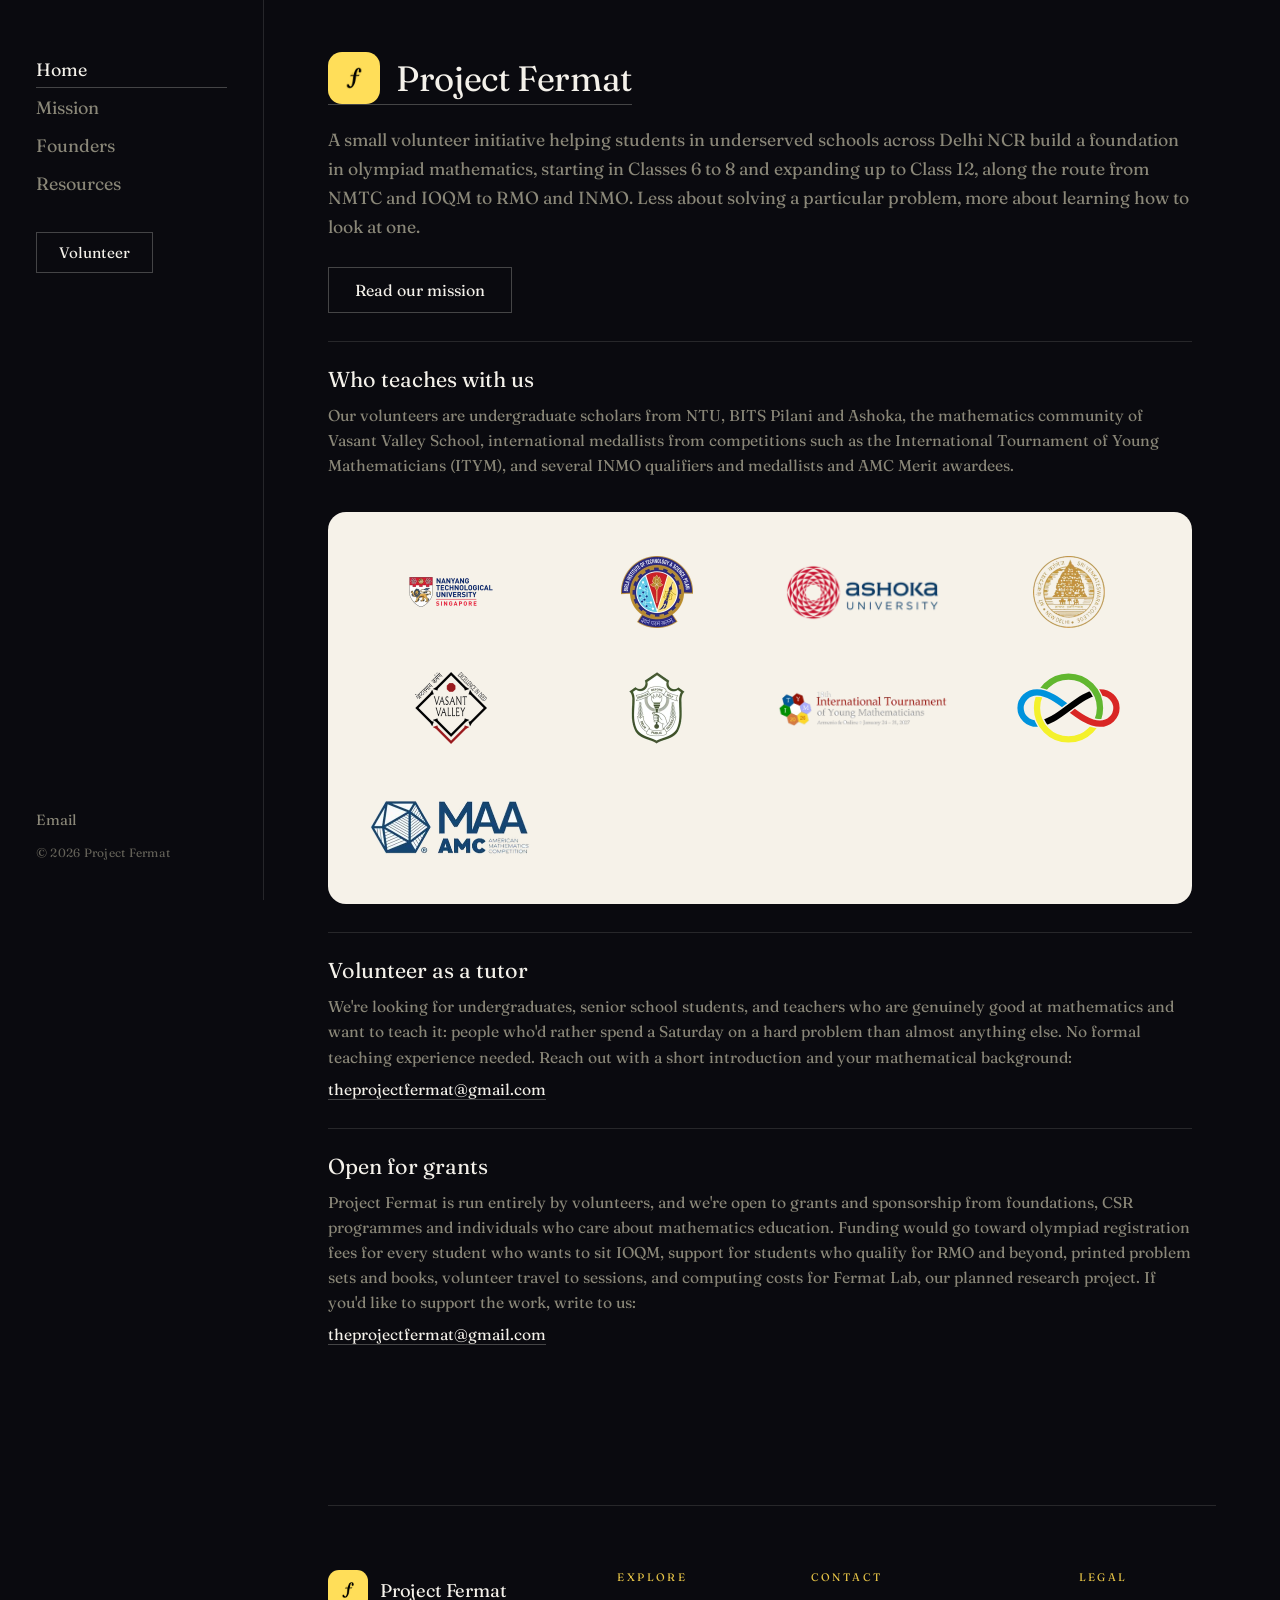
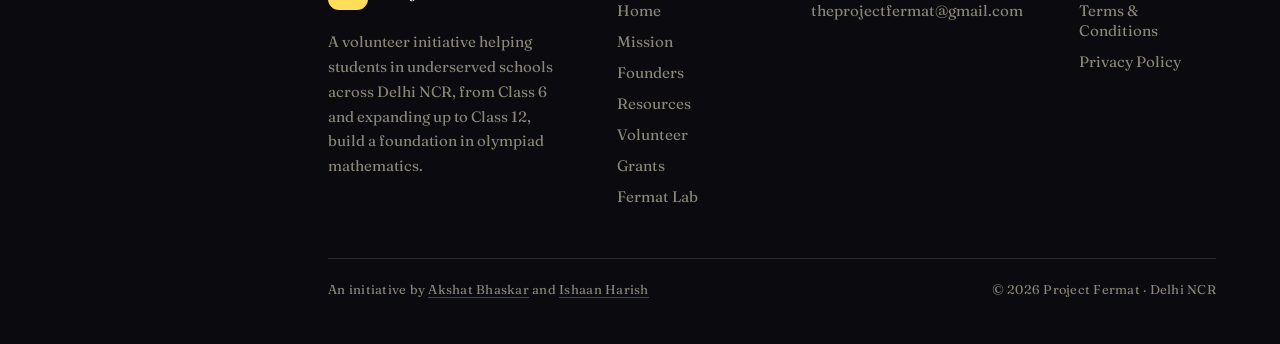
<file: index.html>
<!DOCTYPE html>
<html lang="en">
<head>
  <meta charset="UTF-8" />
  <meta name="viewport" content="width=device-width, initial-scale=1" />
  <meta name="google-site-verification" content="UaWKQ_2YE_zB7Ungl65Sso5gN0niuzs3KHM9FBe69UU" />
  <title>Project Fermat</title>
  <meta name="description" content="A small volunteer initiative helping students from Class 6, expanding up to Class 12, build a foundation in olympiad mathematics." />
  <meta property="og:title" content="Project Fermat" />
  <meta property="og:description" content="A small volunteer initiative helping students from Class 6, expanding up to Class 12, build a foundation in olympiad mathematics." />
  <meta property="og:type" content="website" />
  <meta name="theme-color" content="#0a0a0f" />
  <link rel="canonical" href="https://projectfermat.vercel.app/" />
  <meta property="og:url" content="https://projectfermat.vercel.app/" />
  <meta property="og:image" content="https://projectfermat.vercel.app/icon-512.png" />
  <script type="application/ld+json">
  {
    "@context": "https://schema.org",
    "@type": "EducationalOrganization",
    "name": "Project Fermat",
    "url": "https://projectfermat.vercel.app/",
    "logo": "https://projectfermat.vercel.app/icon-512.png",
    "description": "A volunteer initiative helping students from Class 6, expanding up to Class 12, build a foundation in olympiad mathematics.",
    "email": "theprojectfermat@gmail.com",
    "founder": [
      { "@type": "Person", "name": "Akshat Bhaskar", "url": "https://akshatb.com" },
      { "@type": "Person", "name": "Ishaan Harish", "url": "https://ishaanharish.me" }
    ]
  }
  </script>
  <link rel="icon" href="/favicon.ico" sizes="any" />
  <link rel="icon" type="image/png" sizes="32x32" href="/favicon-32.png" />
  <link rel="icon" type="image/png" sizes="512x512" href="/icon-512.png" />
  <link rel="apple-touch-icon" href="/apple-touch-icon.png" />
  <link rel="preconnect" href="https://fonts.googleapis.com" />
  <link rel="preconnect" href="https://fonts.gstatic.com" crossorigin />
  <link href="https://fonts.googleapis.com/css2?family=Fraunces:opsz,wght@9..144,400&display=swap" rel="stylesheet" />
  <link rel="stylesheet" href="/styles.47b1af8dbee2.css" />
</head>
<body>

  <aside class="sidebar">
    <nav class="side-nav" aria-label="Primary">
      <a href="/" aria-current="page">Home</a>
      <a href="/mission">Mission</a>
      <a href="/founders">Founders</a>
      <a href="/resources">Resources</a>
    </nav>
    <a class="side-btn" href="/#volunteer">Volunteer</a>
    <div class="side-foot">
      <div class="side-links">
        <a href="mailto:theprojectfermat@gmail.com">Email</a>
      </div>
      <p class="side-copy">&copy; 2026 Project Fermat</p>
    </div>
  </aside>

  <div class="content">

  <main>
    <a class="lockup" href="/" aria-label="Project Fermat home">
      <img src="/logo-256.png" alt="" width="52" height="52" />
      <span class="lockup-name">Project Fermat</span>
    </a>

    <p class="about">
      A small volunteer initiative helping students in underserved schools across
      Delhi NCR build a foundation in olympiad mathematics, starting in Classes 6
      to 8 and expanding up to Class 12, along the route from NMTC and IOQM to RMO
      and INMO. Less about solving a particular problem, more about learning how
      to look at one.
    </p>

    <a class="cta" href="/mission">Read our mission</a>

    <div class="block">
      <p class="block-title">Who teaches with us</p>
      <p class="note">
        Our volunteers are undergraduate scholars from NTU, BITS Pilani and Ashoka,
        the mathematics community of Vasant Valley School, international medallists
        from competitions such as the International Tournament of Young Mathematicians
        (ITYM), and several INMO qualifiers and medallists and AMC Merit awardees.
      </p>
      <div class="logo-wall">
        <img src="/logos/ntu.462bf0b9b567.webp" width="216" height="144" alt="Nanyang Technological University" />
        <img src="/logos/bits.cf0ac86b74e6.webp" width="144" height="144" alt="BITS Pilani" />
        <img src="/logos/ashoka.aa9aebbefe5c.webp" width="344" height="144" alt="Ashoka University" />
        <img src="/logos/svc.bfb5acfc8af8.webp" width="144" height="144" alt="Sri Venkateswara College" />
        <img src="/logos/vasant.0b7ba46eef32.webp" width="144" height="144" loading="lazy" alt="Vasant Valley School" />
        <img src="/logos/dpsrkp.b7fbbc156306.webp" width="112" height="144" loading="lazy" alt="Delhi Public School, R.K. Puram" />
        <img src="/logos/itym.8380451dc0a4.webp" width="400" height="81" loading="lazy" alt="International Tournament of Young Mathematicians" />
        <img src="/logos/imo.c9bcdc098afb.svg" width="300" height="206" loading="lazy" alt="International Mathematical Olympiad" />
        <img src="/logos/amc.591850232ad7.webp" width="337" height="144" loading="lazy" alt="MAA AMC" />
      </div>
    </div>

    <div class="block" id="volunteer">
      <p class="block-title">Volunteer as a tutor</p>
      <p class="note">
        We're looking for undergraduates, senior school students, and teachers who
        are genuinely good at mathematics and want to teach it: people who'd
        rather spend a Saturday on a hard problem than almost anything else. No
        formal teaching experience needed. Reach out with a short introduction and
        your mathematical background:
      </p>
      <p class="emails">
        <a href="mailto:theprojectfermat@gmail.com">theprojectfermat@gmail.com</a>
      </p>
    </div>

    <div class="block" id="grants">
      <p class="block-title">Open for grants</p>
      <p class="note">
        Project Fermat is run entirely by volunteers, and we're open to grants and
        sponsorship from foundations, CSR programmes and individuals who care about
        mathematics education. Funding would go toward olympiad registration fees
        for every student who wants to sit IOQM, support for students who qualify
        for RMO and beyond, printed problem sets and books, volunteer travel to
        sessions, and computing costs for Fermat Lab, our planned research project.
        If you'd like to support the work, write to us:
      </p>
      <p class="emails">
        <a href="mailto:theprojectfermat@gmail.com?subject=Grant%20enquiry">theprojectfermat@gmail.com</a>
      </p>
    </div>
  </main>

  <footer class="site-footer">
    <div class="footer-inner">
      <div class="footer-grid">
        <div class="f-brand">
          <a class="f-logo plain" href="/" aria-label="Project Fermat home">
            <img src="/logo-256.png" alt="" width="40" height="40" />
            <span>Project Fermat</span>
          </a>
          <p class="tag">A volunteer initiative helping students in underserved schools across Delhi NCR, from Class 6 and expanding up to Class 12, build a foundation in olympiad mathematics.</p>
        </div>
        <div class="f-col">
          <h4>Explore</h4>
          <ul>
            <li><a class="plain" href="/">Home</a></li>
            <li><a class="plain" href="/mission">Mission</a></li>
            <li><a class="plain" href="/founders">Founders</a></li>
            <li><a class="plain" href="/resources">Resources</a></li>
            <li><a class="plain" href="/#volunteer">Volunteer</a></li>
            <li><a class="plain" href="/#grants">Grants</a></li>
            <li><a class="plain" href="/fermatlab">Fermat Lab</a></li>
          </ul>
        </div>
        <div class="f-col">
          <h4>Contact</h4>
          <ul>
            <li><a class="plain" href="mailto:theprojectfermat@gmail.com">theprojectfermat@gmail.com</a></li>
          </ul>
        </div>
        <div class="f-col">
          <h4>Legal</h4>
          <ul>
            <li><a class="plain" href="/terms">Terms &amp; Conditions</a></li>
            <li><a class="plain" href="/privacy">Privacy Policy</a></li>
          </ul>
        </div>
      </div>
      <div class="footer-bottom">
        <span>An initiative by <a class="plain" href="https://akshatb.com" target="_blank" rel="noopener">Akshat Bhaskar</a> and <a class="plain" href="https://ishaanharish.me" target="_blank" rel="noopener">Ishaan Harish</a></span>
        <span>&copy; 2026 Project Fermat · Delhi NCR</span>
      </div>
    </div>
  </footer>


  </div>

</body>
</html>
</file>
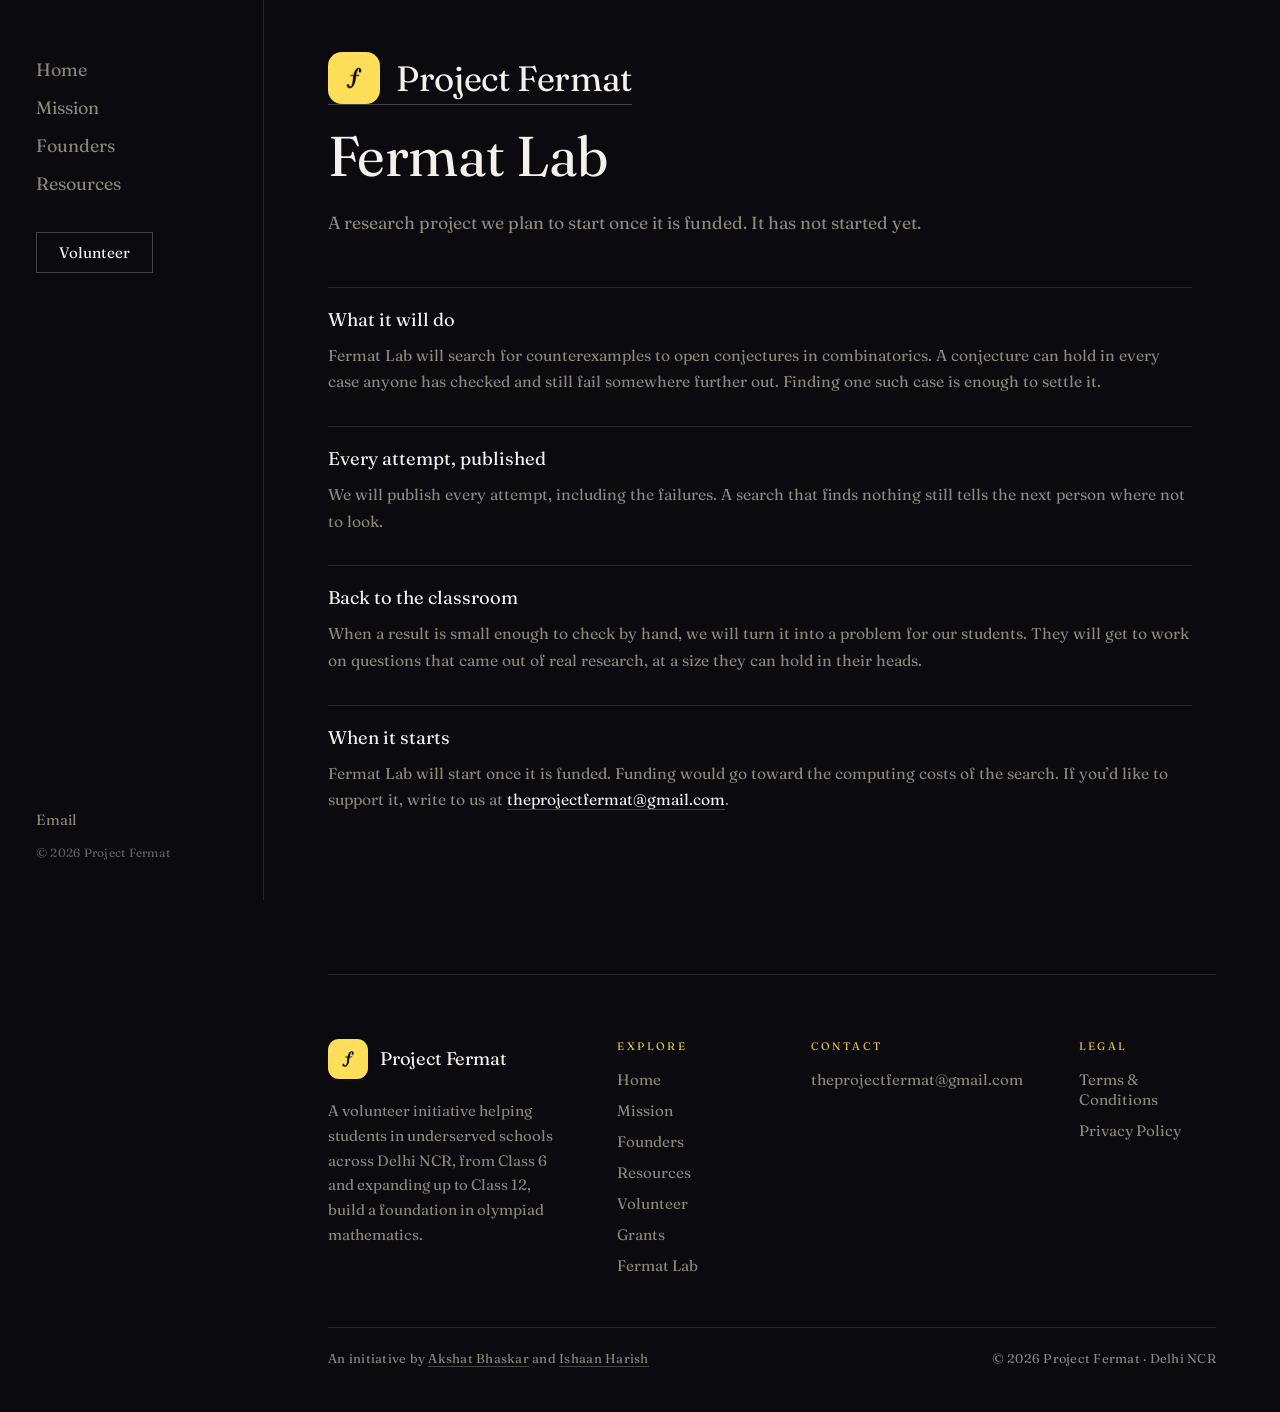
<file: fermatlab.html>
<!DOCTYPE html>
<html lang="en">
<head>
  <meta charset="UTF-8" />
  <meta name="viewport" content="width=device-width, initial-scale=1" />
  <meta name="google-site-verification" content="UaWKQ_2YE_zB7Ungl65Sso5gN0niuzs3KHM9FBe69UU" />
  <title>Fermat Lab &middot; Project Fermat</title>
  <meta name="description" content="Fermat Lab is a planned research project from Project Fermat. Once funded, it will search for counterexamples to open conjectures in combinatorics and publish every attempt." />
  <meta property="og:title" content="Project Fermat" />
  <meta property="og:description" content="Fermat Lab is a planned research project from Project Fermat. Once funded, it will search for counterexamples to open conjectures in combinatorics and publish every attempt." />
  <meta property="og:type" content="website" />
  <meta name="theme-color" content="#0a0a0f" />
  <link rel="canonical" href="https://projectfermat.vercel.app/fermatlab" />
  <meta property="og:url" content="https://projectfermat.vercel.app/fermatlab" />
  <link rel="icon" href="/favicon.ico" sizes="any" />
  <link rel="icon" type="image/png" sizes="32x32" href="/favicon-32.png" />
  <link rel="icon" type="image/png" sizes="512x512" href="/icon-512.png" />
  <link rel="apple-touch-icon" href="/apple-touch-icon.png" />
  <link rel="preconnect" href="https://fonts.googleapis.com" />
  <link rel="preconnect" href="https://fonts.gstatic.com" crossorigin />
  <link href="https://fonts.googleapis.com/css2?family=Fraunces:opsz,wght@9..144,400&display=swap" rel="stylesheet" />
  <link rel="stylesheet" href="/styles.47b1af8dbee2.css" />
</head>
<body>

  <aside class="sidebar">
    <nav class="side-nav" aria-label="Primary">
      <a href="/">Home</a>
      <a href="/mission">Mission</a>
      <a href="/founders">Founders</a>
      <a href="/resources">Resources</a>
    </nav>
    <a class="side-btn" href="/#volunteer">Volunteer</a>
    <div class="side-foot">
      <div class="side-links">
        <a href="mailto:theprojectfermat@gmail.com">Email</a>
      </div>
      <p class="side-copy">&copy; 2026 Project Fermat</p>
    </div>
  </aside>

  <div class="content">

  <main>
    <a class="lockup" href="/" aria-label="Project Fermat home">
      <img src="/logo-256.png" alt="" width="52" height="52" />
      <span class="lockup-name">Project Fermat</span>
    </a>

    <h1>Fermat Lab</h1>
    <p class="about">
      A research project we plan to start once it is funded. It has not started
      yet.
    </p>

    <div class="doc">
      <h2>What it will do</h2>
      <p>
        Fermat Lab will search for counterexamples to open conjectures in
        combinatorics. A conjecture can hold in every case anyone has checked and
        still fail somewhere further out. Finding one such case is enough to
        settle it.
      </p>

      <h2>Every attempt, published</h2>
      <p>
        We will publish every attempt, including the failures. A search that finds
        nothing still tells the next person where not to look.
      </p>

      <h2>Back to the classroom</h2>
      <p>
        When a result is small enough to check by hand, we will turn it into a
        problem for our students. They will get to work on questions that came out
        of real research, at a size they can hold in their heads.
      </p>

      <h2>When it starts</h2>
      <p>
        Fermat Lab will start once it is funded. Funding would go toward the
        computing costs of the search. If you&rsquo;d like to support it, write to us at
        <a href="mailto:theprojectfermat@gmail.com?subject=Fermat%20Lab">theprojectfermat@gmail.com</a>.
      </p>
    </div>
  </main>

  <footer class="site-footer">
    <div class="footer-inner">
      <div class="footer-grid">
        <div class="f-brand">
          <a class="f-logo plain" href="/" aria-label="Project Fermat home">
            <img src="/logo-256.png" alt="" width="40" height="40" />
            <span>Project Fermat</span>
          </a>
          <p class="tag">A volunteer initiative helping students in underserved schools across Delhi NCR, from Class 6 and expanding up to Class 12, build a foundation in olympiad mathematics.</p>
        </div>
        <div class="f-col">
          <h4>Explore</h4>
          <ul>
            <li><a class="plain" href="/">Home</a></li>
            <li><a class="plain" href="/mission">Mission</a></li>
            <li><a class="plain" href="/founders">Founders</a></li>
            <li><a class="plain" href="/resources">Resources</a></li>
            <li><a class="plain" href="/#volunteer">Volunteer</a></li>
            <li><a class="plain" href="/#grants">Grants</a></li>
            <li><a class="plain" href="/fermatlab">Fermat Lab</a></li>
          </ul>
        </div>
        <div class="f-col">
          <h4>Contact</h4>
          <ul>
            <li><a class="plain" href="mailto:theprojectfermat@gmail.com">theprojectfermat@gmail.com</a></li>
          </ul>
        </div>
        <div class="f-col">
          <h4>Legal</h4>
          <ul>
            <li><a class="plain" href="/terms">Terms &amp; Conditions</a></li>
            <li><a class="plain" href="/privacy">Privacy Policy</a></li>
          </ul>
        </div>
      </div>
      <div class="footer-bottom">
        <span>An initiative by <a class="plain" href="https://akshatb.com" target="_blank" rel="noopener">Akshat Bhaskar</a> and <a class="plain" href="https://ishaanharish.me" target="_blank" rel="noopener">Ishaan Harish</a></span>
        <span>&copy; 2026 Project Fermat · Delhi NCR</span>
      </div>
    </div>
  </footer>


  </div>

</body>
</html>
</file>
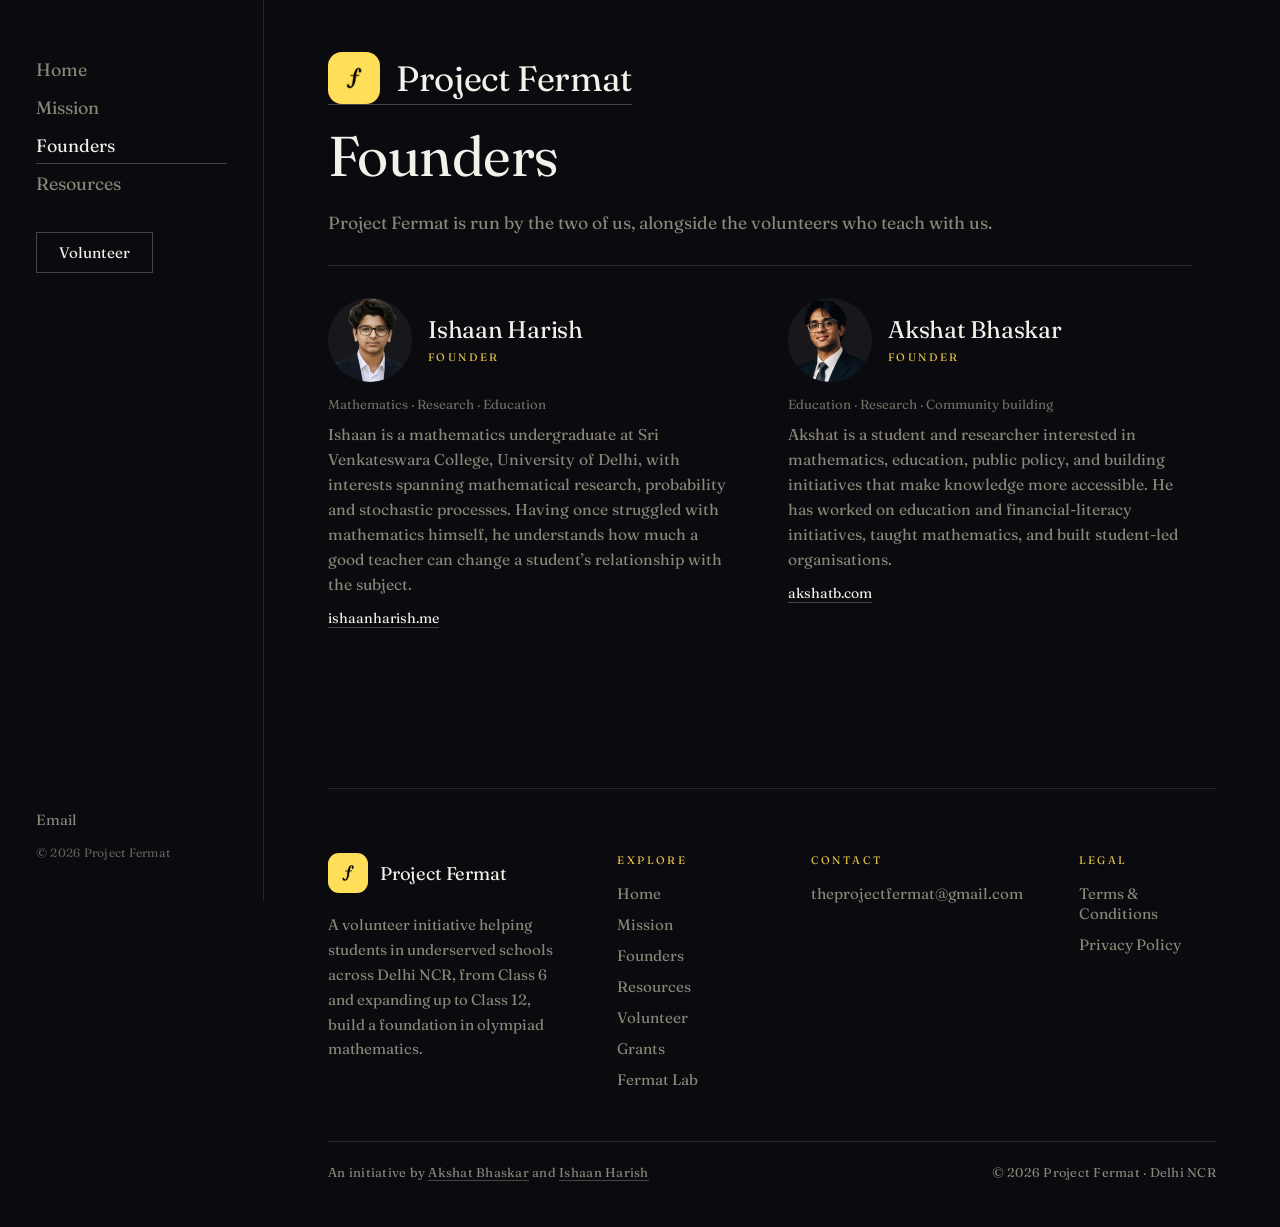
<file: founders.html>
<!DOCTYPE html>
<html lang="en">
<head>
  <meta charset="UTF-8" />
  <meta name="viewport" content="width=device-width, initial-scale=1" />
  <meta name="google-site-verification" content="UaWKQ_2YE_zB7Ungl65Sso5gN0niuzs3KHM9FBe69UU" />
  <title>Founders &middot; Project Fermat</title>
  <meta name="description" content="Project Fermat is an initiative by Akshat Bhaskar and Ishaan Harish, alongside the volunteers who teach with us." />
  <meta property="og:title" content="Project Fermat" />
  <meta property="og:description" content="Project Fermat is an initiative by Akshat Bhaskar and Ishaan Harish, alongside the volunteers who teach with us." />
  <meta property="og:type" content="website" />
  <meta name="theme-color" content="#0a0a0f" />
  <link rel="canonical" href="https://projectfermat.vercel.app/founders" />
  <meta property="og:url" content="https://projectfermat.vercel.app/founders" />
  <link rel="icon" href="/favicon.ico" sizes="any" />
  <link rel="icon" type="image/png" sizes="32x32" href="/favicon-32.png" />
  <link rel="icon" type="image/png" sizes="512x512" href="/icon-512.png" />
  <link rel="apple-touch-icon" href="/apple-touch-icon.png" />
  <link rel="preconnect" href="https://fonts.googleapis.com" />
  <link rel="preconnect" href="https://fonts.gstatic.com" crossorigin />
  <link href="https://fonts.googleapis.com/css2?family=Fraunces:opsz,wght@9..144,400&display=swap" rel="stylesheet" />
  <link rel="stylesheet" href="/styles.47b1af8dbee2.css" />
</head>
<body>

  <aside class="sidebar">
    <nav class="side-nav" aria-label="Primary">
      <a href="/">Home</a>
      <a href="/mission">Mission</a>
      <a href="/founders" aria-current="page">Founders</a>
      <a href="/resources">Resources</a>
    </nav>
    <a class="side-btn" href="/#volunteer">Volunteer</a>
    <div class="side-foot">
      <div class="side-links">
        <a href="mailto:theprojectfermat@gmail.com">Email</a>
      </div>
      <p class="side-copy">&copy; 2026 Project Fermat</p>
    </div>
  </aside>

  <div class="content">

  <main class="wide">
    <a class="lockup" href="/" aria-label="Project Fermat home">
      <img src="/logo-256.png" alt="" width="52" height="52" />
      <span class="lockup-name">Project Fermat</span>
    </a>

    <h1>Founders</h1>
    <p class="about">
      Project Fermat is run by the two of us, alongside the volunteers who teach
      with us.
    </p>


    <div class="people">

      <div class="person">
        <div class="person-head">
          <img class="avatar" src="/photos/ishaan.d96424ab6393.webp" width="84" height="84"
               alt="Ishaan Harish" decoding="async" />
          <div>
            <h2>Ishaan Harish</h2>
            <p class="role">Founder</p>
          </div>
        </div>
        <p class="fields">Mathematics &middot; Research &middot; Education</p>
        <p class="note">
          Ishaan is a mathematics undergraduate at Sri Venkateswara College,
          University of Delhi, with interests spanning mathematical research,
          probability and stochastic processes. Having once struggled with
          mathematics himself, he understands how much a good teacher can change a
          student&rsquo;s relationship with the subject.
        </p>
        <p><a class="link" href="https://ishaanharish.me" target="_blank" rel="noopener">ishaanharish.me</a></p>
      </div>

      <div class="person">
        <div class="person-head">
          <img class="avatar" src="/photos/akshat.282bc921aab5.webp" width="84" height="84"
               alt="Akshat Bhaskar" decoding="async" />
          <div>
            <h2>Akshat Bhaskar</h2>
            <p class="role">Founder</p>
          </div>
        </div>
        <p class="fields">Education &middot; Research &middot; Community building</p>
        <p class="note">
          Akshat is a student and researcher interested in mathematics, education,
          public policy, and building initiatives that make knowledge more
          accessible. He has worked on education and financial-literacy
          initiatives, taught mathematics, and built student-led organisations.
        </p>
        <p><a class="link" href="https://akshatb.com" target="_blank" rel="noopener">akshatb.com</a></p>
      </div>

    </div>
  </main>

  <footer class="site-footer">
    <div class="footer-inner">
      <div class="footer-grid">
        <div class="f-brand">
          <a class="f-logo plain" href="/" aria-label="Project Fermat home">
            <img src="/logo-256.png" alt="" width="40" height="40" />
            <span>Project Fermat</span>
          </a>
          <p class="tag">A volunteer initiative helping students in underserved schools across Delhi NCR, from Class 6 and expanding up to Class 12, build a foundation in olympiad mathematics.</p>
        </div>
        <div class="f-col">
          <h4>Explore</h4>
          <ul>
            <li><a class="plain" href="/">Home</a></li>
            <li><a class="plain" href="/mission">Mission</a></li>
            <li><a class="plain" href="/founders">Founders</a></li>
            <li><a class="plain" href="/resources">Resources</a></li>
            <li><a class="plain" href="/#volunteer">Volunteer</a></li>
            <li><a class="plain" href="/#grants">Grants</a></li>
            <li><a class="plain" href="/fermatlab">Fermat Lab</a></li>
          </ul>
        </div>
        <div class="f-col">
          <h4>Contact</h4>
          <ul>
            <li><a class="plain" href="mailto:theprojectfermat@gmail.com">theprojectfermat@gmail.com</a></li>
          </ul>
        </div>
        <div class="f-col">
          <h4>Legal</h4>
          <ul>
            <li><a class="plain" href="/terms">Terms &amp; Conditions</a></li>
            <li><a class="plain" href="/privacy">Privacy Policy</a></li>
          </ul>
        </div>
      </div>
      <div class="footer-bottom">
        <span>An initiative by <a class="plain" href="https://akshatb.com" target="_blank" rel="noopener">Akshat Bhaskar</a> and <a class="plain" href="https://ishaanharish.me" target="_blank" rel="noopener">Ishaan Harish</a></span>
        <span>&copy; 2026 Project Fermat · Delhi NCR</span>
      </div>
    </div>
  </footer>


  </div>

</body>
</html>
</file>
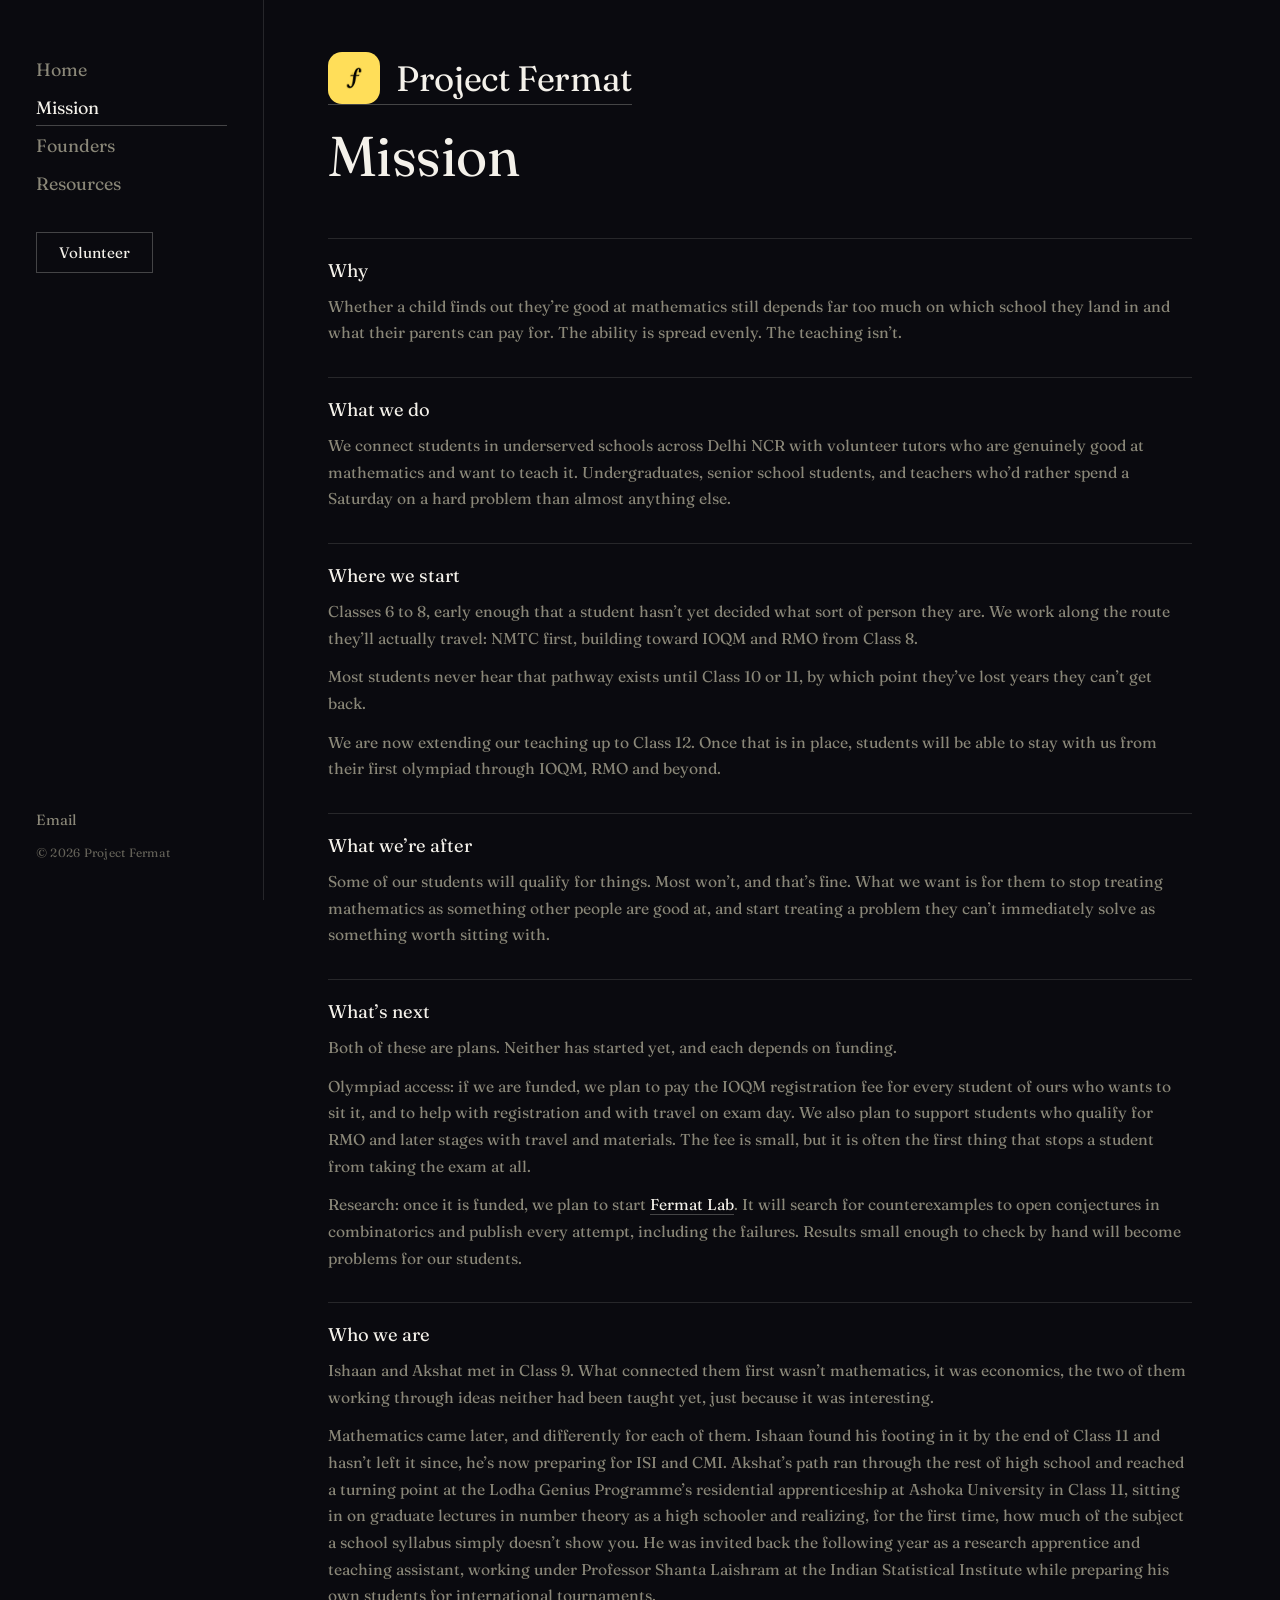
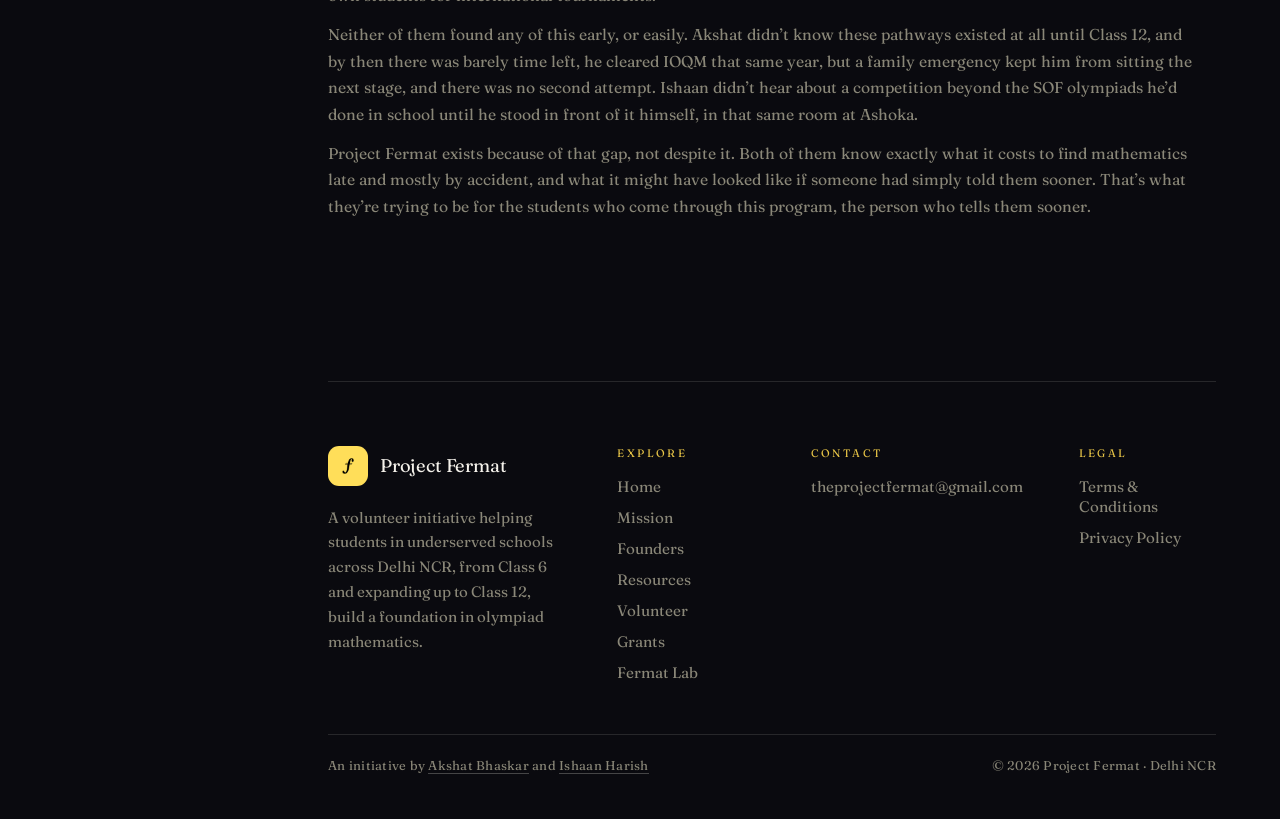
<file: mission.html>
<!DOCTYPE html>
<html lang="en">
<head>
  <meta charset="UTF-8" />
  <meta name="viewport" content="width=device-width, initial-scale=1" />
  <meta name="google-site-verification" content="UaWKQ_2YE_zB7Ungl65Sso5gN0niuzs3KHM9FBe69UU" />
  <title>Mission &middot; Project Fermat</title>
  <meta name="description" content="The ability is spread evenly. The teaching isn't. Project Fermat connects students in underserved schools across Delhi NCR with volunteer tutors who are good at mathematics and want to teach it." />
  <meta property="og:title" content="Project Fermat" />
  <meta property="og:description" content="The ability is spread evenly. The teaching isn't. Project Fermat connects students in underserved schools across Delhi NCR with volunteer tutors who are good at mathematics and want to teach it." />
  <meta property="og:type" content="website" />
  <meta name="theme-color" content="#0a0a0f" />
  <link rel="canonical" href="https://projectfermat.vercel.app/mission" />
  <meta property="og:url" content="https://projectfermat.vercel.app/mission" />
  <link rel="icon" href="/favicon.ico" sizes="any" />
  <link rel="icon" type="image/png" sizes="32x32" href="/favicon-32.png" />
  <link rel="icon" type="image/png" sizes="512x512" href="/icon-512.png" />
  <link rel="apple-touch-icon" href="/apple-touch-icon.png" />
  <link rel="preconnect" href="https://fonts.googleapis.com" />
  <link rel="preconnect" href="https://fonts.gstatic.com" crossorigin />
  <link href="https://fonts.googleapis.com/css2?family=Fraunces:opsz,wght@9..144,400&display=swap" rel="stylesheet" />
  <link rel="stylesheet" href="/styles.47b1af8dbee2.css" />
</head>
<body>

  <aside class="sidebar">
    <nav class="side-nav" aria-label="Primary">
      <a href="/">Home</a>
      <a href="/mission" aria-current="page">Mission</a>
      <a href="/founders">Founders</a>
      <a href="/resources">Resources</a>
    </nav>
    <a class="side-btn" href="/#volunteer">Volunteer</a>
    <div class="side-foot">
      <div class="side-links">
        <a href="mailto:theprojectfermat@gmail.com">Email</a>
      </div>
      <p class="side-copy">&copy; 2026 Project Fermat</p>
    </div>
  </aside>

  <div class="content">

  <main>
    <a class="lockup" href="/" aria-label="Project Fermat home">
      <img src="/logo-256.png" alt="" width="52" height="52" />
      <span class="lockup-name">Project Fermat</span>
    </a>

    <h1>Mission</h1>

    <div class="doc">
      <h2>Why</h2>
      <p>
        Whether a child finds out they&rsquo;re good at mathematics still depends far
        too much on which school they land in and what their parents can pay for.
        The ability is spread evenly. The teaching isn&rsquo;t.
      </p>

      <h2>What we do</h2>
      <p>
        We connect students in underserved schools across Delhi NCR with volunteer
        tutors who are genuinely good at mathematics and want to teach it.
        Undergraduates, senior school students, and teachers who&rsquo;d rather spend a
        Saturday on a hard problem than almost anything else.
      </p>

      <h2>Where we start</h2>
      <p>
        Classes 6 to 8, early enough that a student hasn&rsquo;t yet decided what sort of
        person they are. We work along the route they&rsquo;ll actually travel: NMTC
        first, building toward IOQM and RMO from Class 8.
      </p>
      <p>
        Most students never hear that pathway exists until Class 10 or 11, by which
        point they&rsquo;ve lost years they can&rsquo;t get back.
      </p>
      <p>
        We are now extending our teaching up to Class 12. Once that is in place,
        students will be able to stay with us from their first olympiad through
        IOQM, RMO and beyond.
      </p>

      <h2>What we&rsquo;re after</h2>
      <p>
        Some of our students will qualify for things. Most won&rsquo;t, and that&rsquo;s fine.
        What we want is for them to stop treating mathematics as something other
        people are good at, and start treating a problem they can&rsquo;t immediately
        solve as something worth sitting with.
      </p>

      <h2>What&rsquo;s next</h2>
      <p>
        Both of these are plans. Neither has started yet, and each depends on
        funding.
      </p>
      <p>
        Olympiad access: if we are funded, we plan to pay the IOQM registration fee
        for every student of ours who wants to sit it, and to help with
        registration and with travel on exam day. We also plan to support students
        who qualify for RMO and later stages with travel and materials. The fee is
        small, but it is often the first thing that stops a student from taking
        the exam at all.
      </p>
      <p>
        Research: once it is funded, we plan to start
        <a href="/fermatlab">Fermat Lab</a>. It will search
        for counterexamples to open conjectures in combinatorics and publish every
        attempt, including the failures. Results small enough to check by hand
        will become problems for our students.
      </p>

      <h2>Who we are</h2>
      <p>
        Ishaan and Akshat met in Class 9. What connected them first wasn&rsquo;t
        mathematics, it was economics, the two of them working through ideas
        neither had been taught yet, just because it was interesting.
      </p>
      <p>
        Mathematics came later, and differently for each of them. Ishaan found his
        footing in it by the end of Class 11 and hasn&rsquo;t left it since, he&rsquo;s now
        preparing for ISI and CMI. Akshat&rsquo;s path ran through the rest of high
        school and reached a turning point at the Lodha Genius Programme&rsquo;s
        residential apprenticeship at Ashoka University in Class 11, sitting in on
        graduate lectures in number theory as a high schooler and realizing, for
        the first time, how much of the subject a school syllabus simply
        doesn&rsquo;t show you. He was invited back the following year as a research
        apprentice and teaching assistant, working under Professor Shanta Laishram
        at the Indian Statistical Institute while preparing his own students for
        international tournaments.
      </p>
      <p>
        Neither of them found any of this early, or easily. Akshat didn&rsquo;t know
        these pathways existed at all until Class 12, and by then there was barely
        time left, he cleared IOQM that same year, but a family emergency kept him
        from sitting the next stage, and there was no second attempt. Ishaan
        didn&rsquo;t hear about a competition beyond the SOF olympiads he&rsquo;d done in
        school until he stood in front of it himself, in that same room at Ashoka.
      </p>
      <p>
        Project Fermat exists because of that gap, not despite it. Both of them
        know exactly what it costs to find mathematics late and mostly by
        accident, and what it might have looked like if someone had simply told
        them sooner. That&rsquo;s what they&rsquo;re trying to be for the students who come
        through this program, the person who tells them sooner.
      </p>
    </div>
  </main>

  <footer class="site-footer">
    <div class="footer-inner">
      <div class="footer-grid">
        <div class="f-brand">
          <a class="f-logo plain" href="/" aria-label="Project Fermat home">
            <img src="/logo-256.png" alt="" width="40" height="40" />
            <span>Project Fermat</span>
          </a>
          <p class="tag">A volunteer initiative helping students in underserved schools across Delhi NCR, from Class 6 and expanding up to Class 12, build a foundation in olympiad mathematics.</p>
        </div>
        <div class="f-col">
          <h4>Explore</h4>
          <ul>
            <li><a class="plain" href="/">Home</a></li>
            <li><a class="plain" href="/mission">Mission</a></li>
            <li><a class="plain" href="/founders">Founders</a></li>
            <li><a class="plain" href="/resources">Resources</a></li>
            <li><a class="plain" href="/#volunteer">Volunteer</a></li>
            <li><a class="plain" href="/#grants">Grants</a></li>
            <li><a class="plain" href="/fermatlab">Fermat Lab</a></li>
          </ul>
        </div>
        <div class="f-col">
          <h4>Contact</h4>
          <ul>
            <li><a class="plain" href="mailto:theprojectfermat@gmail.com">theprojectfermat@gmail.com</a></li>
          </ul>
        </div>
        <div class="f-col">
          <h4>Legal</h4>
          <ul>
            <li><a class="plain" href="/terms">Terms &amp; Conditions</a></li>
            <li><a class="plain" href="/privacy">Privacy Policy</a></li>
          </ul>
        </div>
      </div>
      <div class="footer-bottom">
        <span>An initiative by <a class="plain" href="https://akshatb.com" target="_blank" rel="noopener">Akshat Bhaskar</a> and <a class="plain" href="https://ishaanharish.me" target="_blank" rel="noopener">Ishaan Harish</a></span>
        <span>&copy; 2026 Project Fermat · Delhi NCR</span>
      </div>
    </div>
  </footer>


  </div>

</body>
</html>
</file>
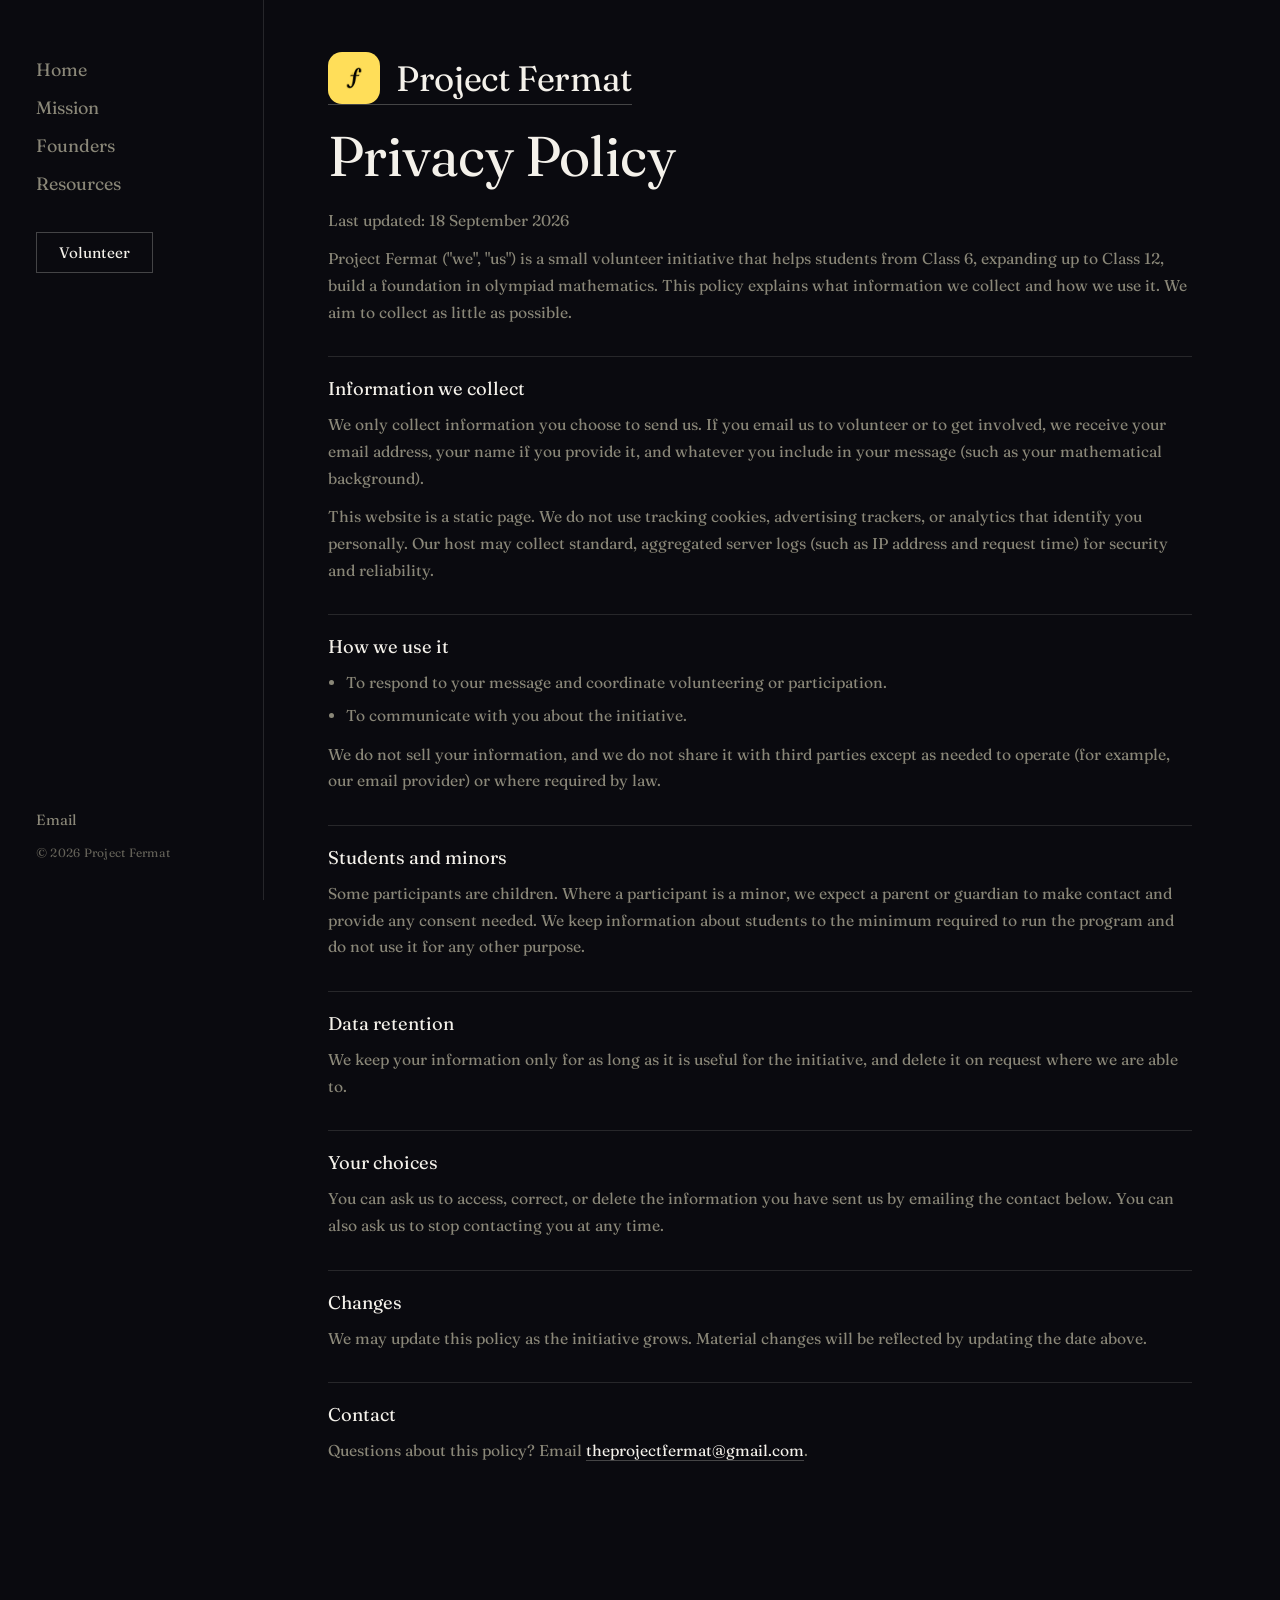
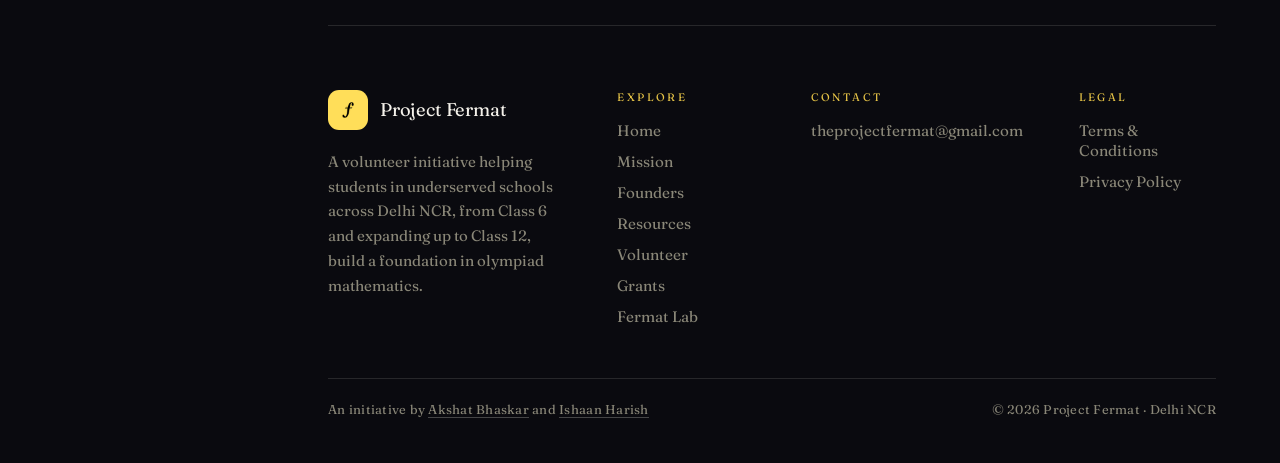
<file: privacy.html>
<!DOCTYPE html>
<html lang="en">
<head>
  <meta charset="UTF-8" />
  <meta name="viewport" content="width=device-width, initial-scale=1" />
  <meta name="google-site-verification" content="UaWKQ_2YE_zB7Ungl65Sso5gN0niuzs3KHM9FBe69UU" />
  <title>Privacy Policy &middot; Project Fermat</title>
  <meta name="description" content="Privacy Policy for Project Fermat." />
  <meta property="og:title" content="Project Fermat" />
  <meta property="og:description" content="Privacy Policy for Project Fermat." />
  <meta property="og:type" content="website" />
  <meta name="theme-color" content="#0a0a0f" />
  <link rel="canonical" href="https://projectfermat.vercel.app/privacy" />
  <meta property="og:url" content="https://projectfermat.vercel.app/privacy" />
  <link rel="icon" href="/favicon.ico" sizes="any" />
  <link rel="icon" type="image/png" sizes="32x32" href="/favicon-32.png" />
  <link rel="icon" type="image/png" sizes="512x512" href="/icon-512.png" />
  <link rel="apple-touch-icon" href="/apple-touch-icon.png" />
  <link rel="preconnect" href="https://fonts.googleapis.com" />
  <link rel="preconnect" href="https://fonts.gstatic.com" crossorigin />
  <link href="https://fonts.googleapis.com/css2?family=Fraunces:opsz,wght@9..144,400&display=swap" rel="stylesheet" />
  <link rel="stylesheet" href="/styles.47b1af8dbee2.css" />
</head>
<body>

  <aside class="sidebar">
    <nav class="side-nav" aria-label="Primary">
      <a href="/">Home</a>
      <a href="/mission">Mission</a>
      <a href="/founders">Founders</a>
      <a href="/resources">Resources</a>
    </nav>
    <a class="side-btn" href="/#volunteer">Volunteer</a>
    <div class="side-foot">
      <div class="side-links">
        <a href="mailto:theprojectfermat@gmail.com">Email</a>
      </div>
      <p class="side-copy">&copy; 2026 Project Fermat</p>
    </div>
  </aside>

  <div class="content">

  <main>
    <a class="lockup" href="/" aria-label="Project Fermat home">
      <img src="/logo-256.png" alt="" width="52" height="52" />
      <span class="lockup-name">Project Fermat</span>
    </a>

    <h1>Privacy Policy</h1>
    <div class="doc">
      <p class="updated">Last updated: 18 September 2026</p>
      <p>Project Fermat ("we", "us") is a small volunteer initiative that helps students from Class 6, expanding up to Class 12, build a foundation in olympiad mathematics. This policy explains what information we collect and how we use it. We aim to collect as little as possible.</p>
      <h2>Information we collect</h2>
      <p>We only collect information you choose to send us. If you email us to volunteer or to get involved, we receive your email address, your name if you provide it, and whatever you include in your message (such as your mathematical background).</p>
      <p>This website is a static page. We do not use tracking cookies, advertising trackers, or analytics that identify you personally. Our host may collect standard, aggregated server logs (such as IP address and request time) for security and reliability.</p>
      <h2>How we use it</h2>
      <ul>
        <li>To respond to your message and coordinate volunteering or participation.</li>
        <li>To communicate with you about the initiative.</li>
      </ul>
      <p>We do not sell your information, and we do not share it with third parties except as needed to operate (for example, our email provider) or where required by law.</p>
      <h2>Students and minors</h2>
      <p>Some participants are children. Where a participant is a minor, we expect a parent or guardian to make contact and provide any consent needed. We keep information about students to the minimum required to run the program and do not use it for any other purpose.</p>
      <h2>Data retention</h2>
      <p>We keep your information only for as long as it is useful for the initiative, and delete it on request where we are able to.</p>
      <h2>Your choices</h2>
      <p>You can ask us to access, correct, or delete the information you have sent us by emailing the contact below. You can also ask us to stop contacting you at any time.</p>
      <h2>Changes</h2>
      <p>We may update this policy as the initiative grows. Material changes will be reflected by updating the date above.</p>
      <h2>Contact</h2>
      <p>Questions about this policy? Email <a href="mailto:theprojectfermat@gmail.com">theprojectfermat@gmail.com</a>.</p>
    </div>
  </main>

  <footer class="site-footer">
    <div class="footer-inner">
      <div class="footer-grid">
        <div class="f-brand">
          <a class="f-logo plain" href="/" aria-label="Project Fermat home">
            <img src="/logo-256.png" alt="" width="40" height="40" />
            <span>Project Fermat</span>
          </a>
          <p class="tag">A volunteer initiative helping students in underserved schools across Delhi NCR, from Class 6 and expanding up to Class 12, build a foundation in olympiad mathematics.</p>
        </div>
        <div class="f-col">
          <h4>Explore</h4>
          <ul>
            <li><a class="plain" href="/">Home</a></li>
            <li><a class="plain" href="/mission">Mission</a></li>
            <li><a class="plain" href="/founders">Founders</a></li>
            <li><a class="plain" href="/resources">Resources</a></li>
            <li><a class="plain" href="/#volunteer">Volunteer</a></li>
            <li><a class="plain" href="/#grants">Grants</a></li>
            <li><a class="plain" href="/fermatlab">Fermat Lab</a></li>
          </ul>
        </div>
        <div class="f-col">
          <h4>Contact</h4>
          <ul>
            <li><a class="plain" href="mailto:theprojectfermat@gmail.com">theprojectfermat@gmail.com</a></li>
          </ul>
        </div>
        <div class="f-col">
          <h4>Legal</h4>
          <ul>
            <li><a class="plain" href="/terms">Terms &amp; Conditions</a></li>
            <li><a class="plain" href="/privacy">Privacy Policy</a></li>
          </ul>
        </div>
      </div>
      <div class="footer-bottom">
        <span>An initiative by <a class="plain" href="https://akshatb.com" target="_blank" rel="noopener">Akshat Bhaskar</a> and <a class="plain" href="https://ishaanharish.me" target="_blank" rel="noopener">Ishaan Harish</a></span>
        <span>&copy; 2026 Project Fermat &middot; Delhi NCR</span>
      </div>
    </div>
  </footer>


  </div>

</body>
</html>
</file>
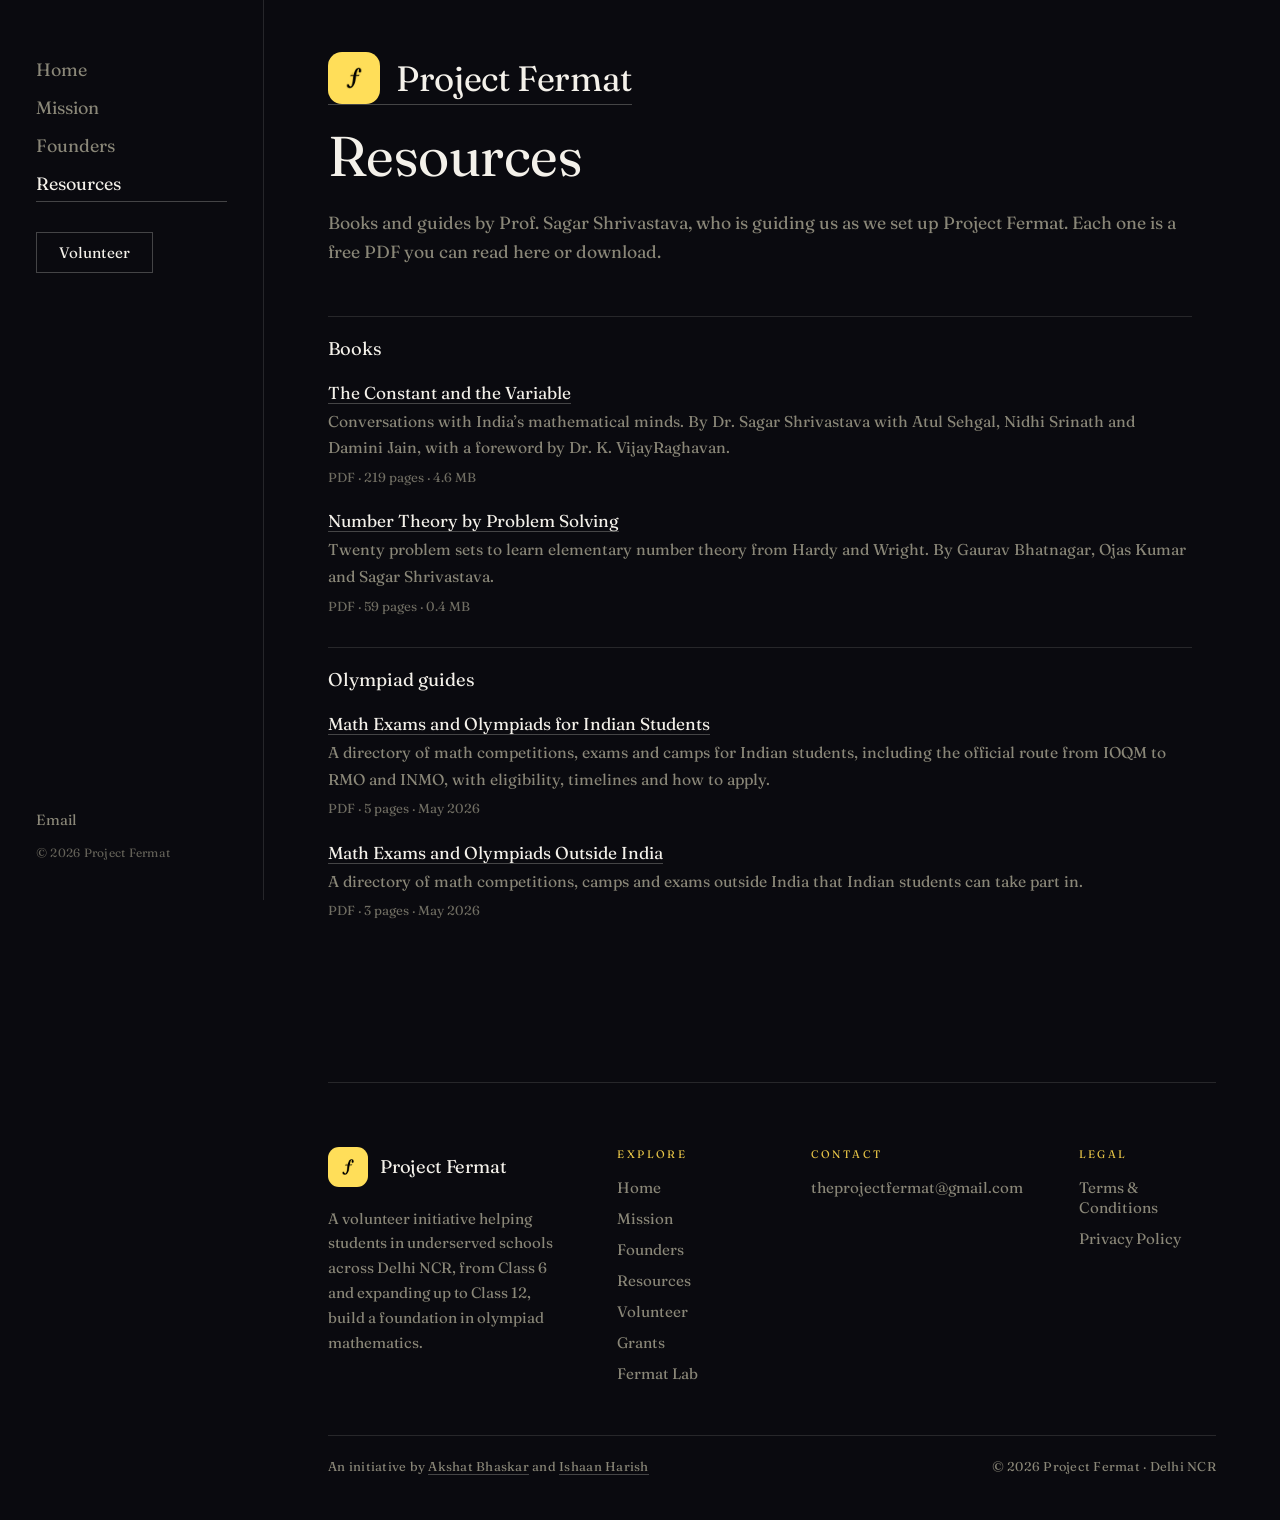
<file: resources.html>
<!DOCTYPE html>
<html lang="en">
<head>
  <meta charset="UTF-8" />
  <meta name="viewport" content="width=device-width, initial-scale=1" />
  <meta name="google-site-verification" content="UaWKQ_2YE_zB7Ungl65Sso5gN0niuzs3KHM9FBe69UU" />
  <title>Resources &middot; Project Fermat</title>
  <meta name="description" content="Free PDFs for olympiad students from Prof. Sagar Shrivastava: books on number theory and on India's mathematicians, and guides to math competitions in India and abroad." />
  <meta property="og:title" content="Project Fermat" />
  <meta property="og:description" content="Free PDFs for olympiad students from Prof. Sagar Shrivastava: books on number theory and on India's mathematicians, and guides to math competitions in India and abroad." />
  <meta property="og:type" content="website" />
  <meta name="theme-color" content="#0a0a0f" />
  <link rel="canonical" href="https://projectfermat.vercel.app/resources" />
  <meta property="og:url" content="https://projectfermat.vercel.app/resources" />
  <link rel="icon" href="/favicon.ico" sizes="any" />
  <link rel="icon" type="image/png" sizes="32x32" href="/favicon-32.png" />
  <link rel="icon" type="image/png" sizes="512x512" href="/icon-512.png" />
  <link rel="apple-touch-icon" href="/apple-touch-icon.png" />
  <link rel="preconnect" href="https://fonts.googleapis.com" />
  <link rel="preconnect" href="https://fonts.gstatic.com" crossorigin />
  <link href="https://fonts.googleapis.com/css2?family=Fraunces:opsz,wght@9..144,400&display=swap" rel="stylesheet" />
  <link rel="stylesheet" href="/styles.47b1af8dbee2.css" />
</head>
<body>

  <aside class="sidebar">
    <nav class="side-nav" aria-label="Primary">
      <a href="/">Home</a>
      <a href="/mission">Mission</a>
      <a href="/founders">Founders</a>
      <a href="/resources" aria-current="page">Resources</a>
    </nav>
    <a class="side-btn" href="/#volunteer">Volunteer</a>
    <div class="side-foot">
      <div class="side-links">
        <a href="mailto:theprojectfermat@gmail.com">Email</a>
      </div>
      <p class="side-copy">&copy; 2026 Project Fermat</p>
    </div>
  </aside>

  <div class="content">

  <main>
    <a class="lockup" href="/" aria-label="Project Fermat home">
      <img src="/logo-256.png" alt="" width="52" height="52" />
      <span class="lockup-name">Project Fermat</span>
    </a>

    <h1>Resources</h1>
    <p class="about">
      Books and guides by Prof. Sagar Shrivastava, who is guiding us as we set up
      Project Fermat. Each one is a free PDF you can read here or download.
    </p>

    <div class="doc">
      <h2>Books</h2>

      <div class="res">
        <h3><a href="/pdfs/the-constant-and-the-variable.pdf">The Constant and the Variable</a></h3>
        <p>
          Conversations with India&rsquo;s mathematical minds. By Dr. Sagar
          Shrivastava with Atul Sehgal, Nidhi Srinath and Damini Jain, with a
          foreword by Dr. K. VijayRaghavan.
        </p>
        <p class="meta">PDF &middot; 219 pages &middot; 4.6 MB</p>
      </div>

      <div class="res">
        <h3><a href="/pdfs/number-theory-by-problem-solving.pdf">Number Theory by Problem Solving</a></h3>
        <p>
          Twenty problem sets to learn elementary number theory from Hardy and
          Wright. By Gaurav Bhatnagar, Ojas Kumar and Sagar Shrivastava.
        </p>
        <p class="meta">PDF &middot; 59 pages &middot; 0.4 MB</p>
      </div>

      <h2>Olympiad guides</h2>

      <div class="res">
        <h3><a href="/pdfs/olympiads-in-india-may-2026.pdf">Math Exams and Olympiads for Indian Students</a></h3>
        <p>
          A directory of math competitions, exams and camps for Indian students,
          including the official route from IOQM to RMO and INMO, with eligibility,
          timelines and how to apply.
        </p>
        <p class="meta">PDF &middot; 5 pages &middot; May 2026</p>
      </div>

      <div class="res">
        <h3><a href="/pdfs/olympiads-outside-india-may-2026.pdf">Math Exams and Olympiads Outside India</a></h3>
        <p>
          A directory of math competitions, camps and exams outside India that
          Indian students can take part in.
        </p>
        <p class="meta">PDF &middot; 3 pages &middot; May 2026</p>
      </div>
    </div>
  </main>

  <footer class="site-footer">
    <div class="footer-inner">
      <div class="footer-grid">
        <div class="f-brand">
          <a class="f-logo plain" href="/" aria-label="Project Fermat home">
            <img src="/logo-256.png" alt="" width="40" height="40" />
            <span>Project Fermat</span>
          </a>
          <p class="tag">A volunteer initiative helping students in underserved schools across Delhi NCR, from Class 6 and expanding up to Class 12, build a foundation in olympiad mathematics.</p>
        </div>
        <div class="f-col">
          <h4>Explore</h4>
          <ul>
            <li><a class="plain" href="/">Home</a></li>
            <li><a class="plain" href="/mission">Mission</a></li>
            <li><a class="plain" href="/founders">Founders</a></li>
            <li><a class="plain" href="/resources">Resources</a></li>
            <li><a class="plain" href="/#volunteer">Volunteer</a></li>
            <li><a class="plain" href="/#grants">Grants</a></li>
            <li><a class="plain" href="/fermatlab">Fermat Lab</a></li>
          </ul>
        </div>
        <div class="f-col">
          <h4>Contact</h4>
          <ul>
            <li><a class="plain" href="mailto:theprojectfermat@gmail.com">theprojectfermat@gmail.com</a></li>
          </ul>
        </div>
        <div class="f-col">
          <h4>Legal</h4>
          <ul>
            <li><a class="plain" href="/terms">Terms &amp; Conditions</a></li>
            <li><a class="plain" href="/privacy">Privacy Policy</a></li>
          </ul>
        </div>
      </div>
      <div class="footer-bottom">
        <span>An initiative by <a class="plain" href="https://akshatb.com" target="_blank" rel="noopener">Akshat Bhaskar</a> and <a class="plain" href="https://ishaanharish.me" target="_blank" rel="noopener">Ishaan Harish</a></span>
        <span>&copy; 2026 Project Fermat · Delhi NCR</span>
      </div>
    </div>
  </footer>


  </div>

</body>
</html>
</file>
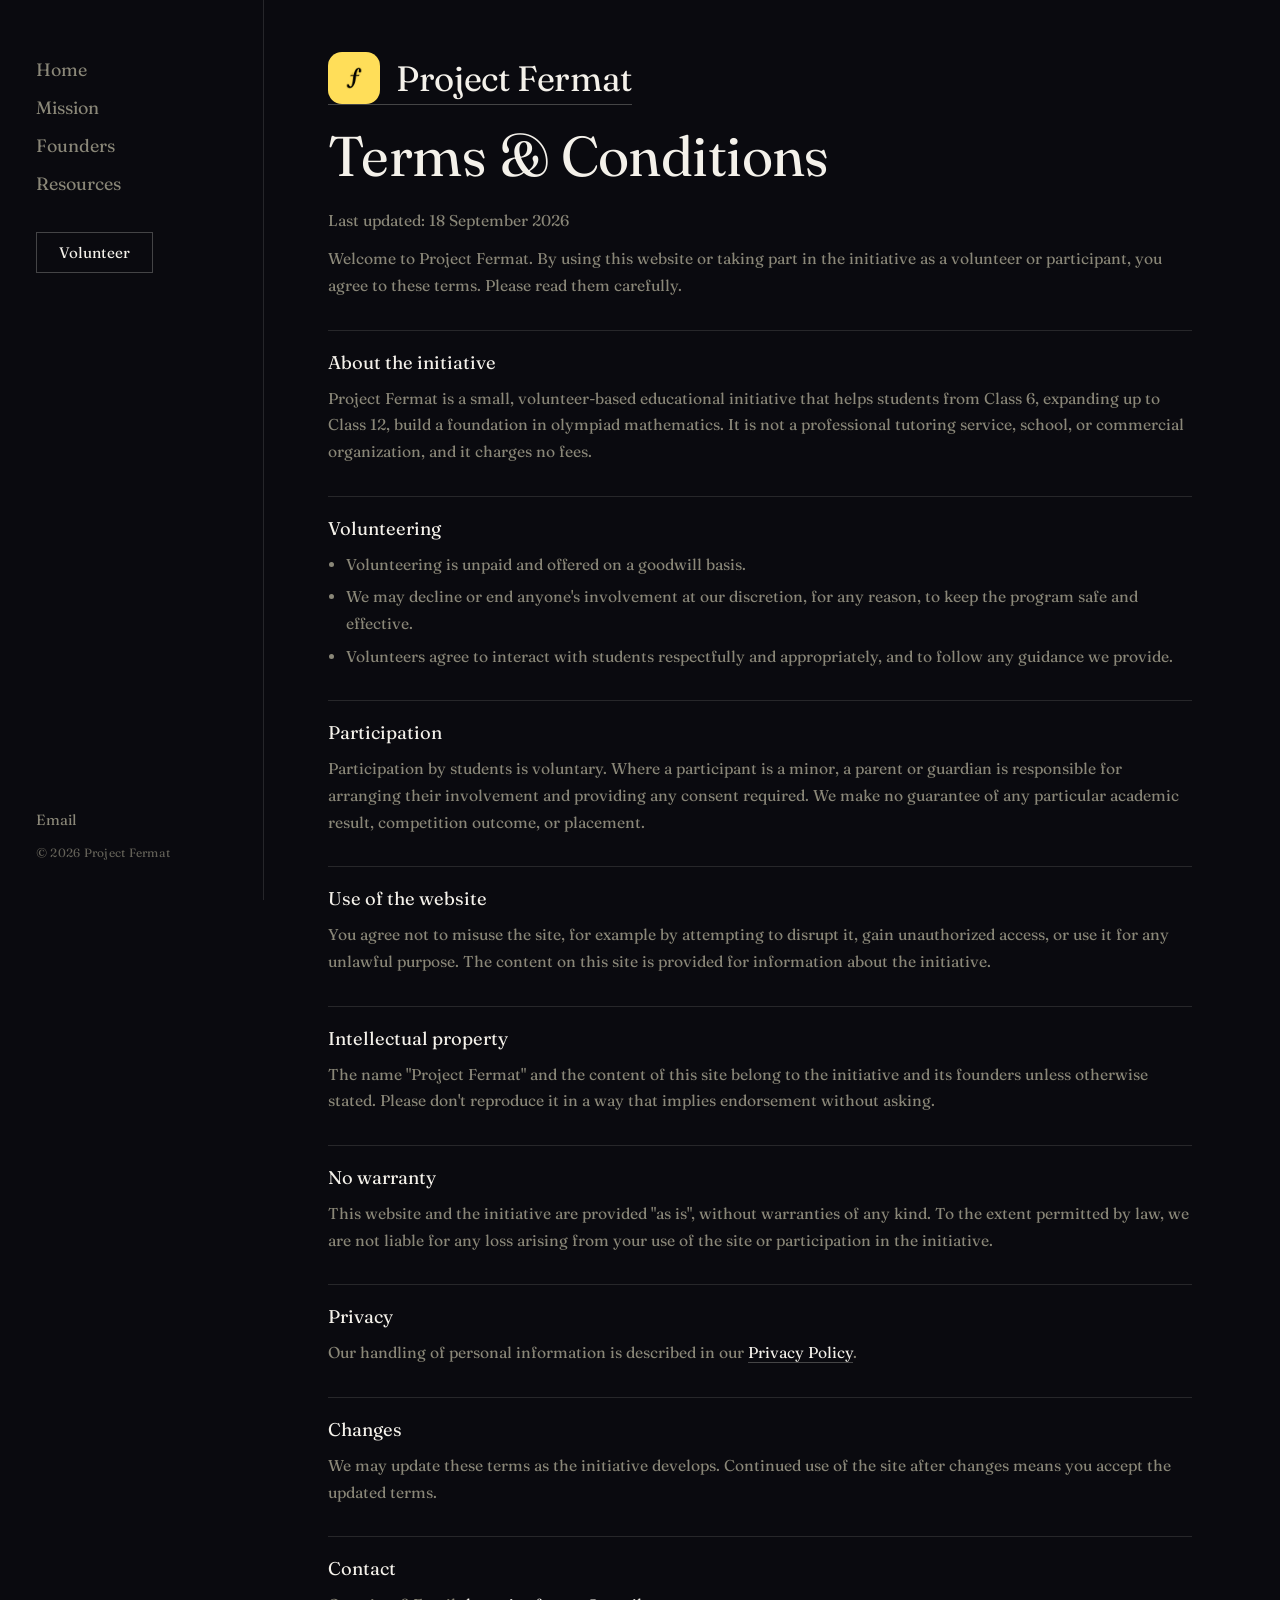
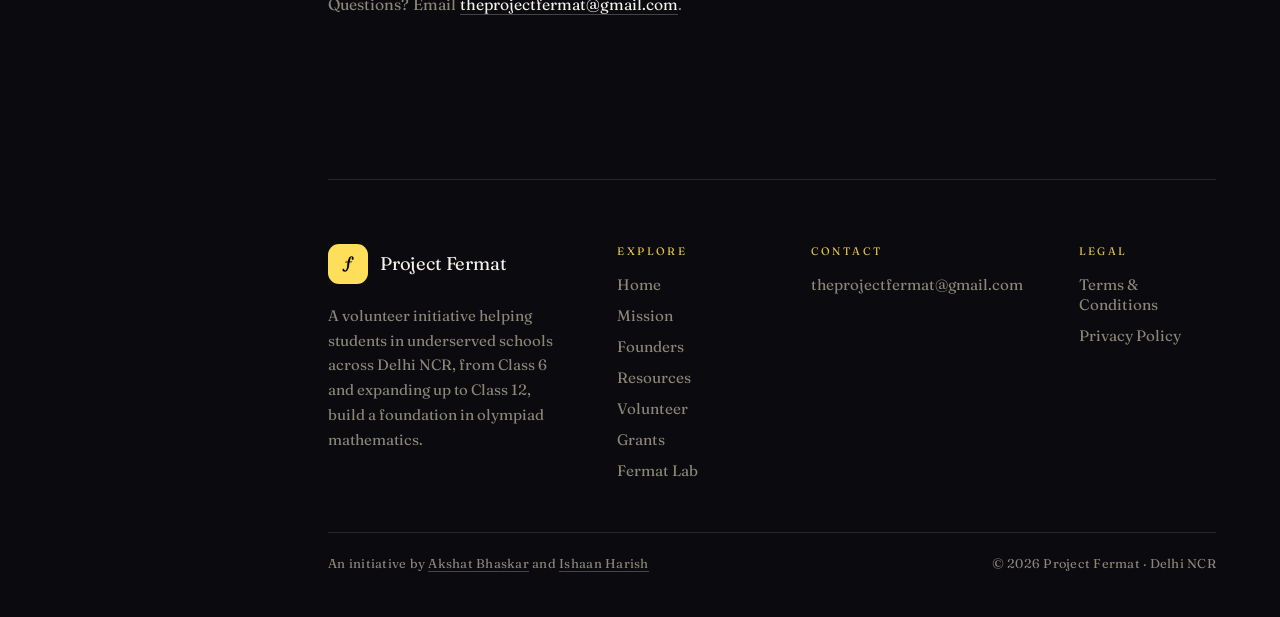
<file: terms.html>
<!DOCTYPE html>
<html lang="en">
<head>
  <meta charset="UTF-8" />
  <meta name="viewport" content="width=device-width, initial-scale=1" />
  <meta name="google-site-verification" content="UaWKQ_2YE_zB7Ungl65Sso5gN0niuzs3KHM9FBe69UU" />
  <title>Terms &amp; Conditions &middot; Project Fermat</title>
  <meta name="description" content="Terms and Conditions for Project Fermat." />
  <meta property="og:title" content="Project Fermat" />
  <meta property="og:description" content="Terms and Conditions for Project Fermat." />
  <meta property="og:type" content="website" />
  <meta name="theme-color" content="#0a0a0f" />
  <link rel="canonical" href="https://projectfermat.vercel.app/terms" />
  <meta property="og:url" content="https://projectfermat.vercel.app/terms" />
  <link rel="icon" href="/favicon.ico" sizes="any" />
  <link rel="icon" type="image/png" sizes="32x32" href="/favicon-32.png" />
  <link rel="icon" type="image/png" sizes="512x512" href="/icon-512.png" />
  <link rel="apple-touch-icon" href="/apple-touch-icon.png" />
  <link rel="preconnect" href="https://fonts.googleapis.com" />
  <link rel="preconnect" href="https://fonts.gstatic.com" crossorigin />
  <link href="https://fonts.googleapis.com/css2?family=Fraunces:opsz,wght@9..144,400&display=swap" rel="stylesheet" />
  <link rel="stylesheet" href="/styles.47b1af8dbee2.css" />
</head>
<body>

  <aside class="sidebar">
    <nav class="side-nav" aria-label="Primary">
      <a href="/">Home</a>
      <a href="/mission">Mission</a>
      <a href="/founders">Founders</a>
      <a href="/resources">Resources</a>
    </nav>
    <a class="side-btn" href="/#volunteer">Volunteer</a>
    <div class="side-foot">
      <div class="side-links">
        <a href="mailto:theprojectfermat@gmail.com">Email</a>
      </div>
      <p class="side-copy">&copy; 2026 Project Fermat</p>
    </div>
  </aside>

  <div class="content">

  <main>
    <a class="lockup" href="/" aria-label="Project Fermat home">
      <img src="/logo-256.png" alt="" width="52" height="52" />
      <span class="lockup-name">Project Fermat</span>
    </a>

    <h1>Terms &amp; Conditions</h1>
    <div class="doc">
      <p class="updated">Last updated: 18 September 2026</p>
      <p>Welcome to Project Fermat. By using this website or taking part in the initiative as a volunteer or participant, you agree to these terms. Please read them carefully.</p>
      <h2>About the initiative</h2>
      <p>Project Fermat is a small, volunteer-based educational initiative that helps students from Class 6, expanding up to Class 12, build a foundation in olympiad mathematics. It is not a professional tutoring service, school, or commercial organization, and it charges no fees.</p>
      <h2>Volunteering</h2>
      <ul>
        <li>Volunteering is unpaid and offered on a goodwill basis.</li>
        <li>We may decline or end anyone's involvement at our discretion, for any reason, to keep the program safe and effective.</li>
        <li>Volunteers agree to interact with students respectfully and appropriately, and to follow any guidance we provide.</li>
      </ul>
      <h2>Participation</h2>
      <p>Participation by students is voluntary. Where a participant is a minor, a parent or guardian is responsible for arranging their involvement and providing any consent required. We make no guarantee of any particular academic result, competition outcome, or placement.</p>
      <h2>Use of the website</h2>
      <p>You agree not to misuse the site, for example by attempting to disrupt it, gain unauthorized access, or use it for any unlawful purpose. The content on this site is provided for information about the initiative.</p>
      <h2>Intellectual property</h2>
      <p>The name "Project Fermat" and the content of this site belong to the initiative and its founders unless otherwise stated. Please don't reproduce it in a way that implies endorsement without asking.</p>
      <h2>No warranty</h2>
      <p>This website and the initiative are provided "as is", without warranties of any kind. To the extent permitted by law, we are not liable for any loss arising from your use of the site or participation in the initiative.</p>
      <h2>Privacy</h2>
      <p>Our handling of personal information is described in our <a href="/privacy">Privacy Policy</a>.</p>
      <h2>Changes</h2>
      <p>We may update these terms as the initiative develops. Continued use of the site after changes means you accept the updated terms.</p>
      <h2>Contact</h2>
      <p>Questions? Email <a href="mailto:theprojectfermat@gmail.com">theprojectfermat@gmail.com</a>.</p>
    </div>
  </main>

  <footer class="site-footer">
    <div class="footer-inner">
      <div class="footer-grid">
        <div class="f-brand">
          <a class="f-logo plain" href="/" aria-label="Project Fermat home">
            <img src="/logo-256.png" alt="" width="40" height="40" />
            <span>Project Fermat</span>
          </a>
          <p class="tag">A volunteer initiative helping students in underserved schools across Delhi NCR, from Class 6 and expanding up to Class 12, build a foundation in olympiad mathematics.</p>
        </div>
        <div class="f-col">
          <h4>Explore</h4>
          <ul>
            <li><a class="plain" href="/">Home</a></li>
            <li><a class="plain" href="/mission">Mission</a></li>
            <li><a class="plain" href="/founders">Founders</a></li>
            <li><a class="plain" href="/resources">Resources</a></li>
            <li><a class="plain" href="/#volunteer">Volunteer</a></li>
            <li><a class="plain" href="/#grants">Grants</a></li>
            <li><a class="plain" href="/fermatlab">Fermat Lab</a></li>
          </ul>
        </div>
        <div class="f-col">
          <h4>Contact</h4>
          <ul>
            <li><a class="plain" href="mailto:theprojectfermat@gmail.com">theprojectfermat@gmail.com</a></li>
          </ul>
        </div>
        <div class="f-col">
          <h4>Legal</h4>
          <ul>
            <li><a class="plain" href="/terms">Terms &amp; Conditions</a></li>
            <li><a class="plain" href="/privacy">Privacy Policy</a></li>
          </ul>
        </div>
      </div>
      <div class="footer-bottom">
        <span>An initiative by <a class="plain" href="https://akshatb.com" target="_blank" rel="noopener">Akshat Bhaskar</a> and <a class="plain" href="https://ishaanharish.me" target="_blank" rel="noopener">Ishaan Harish</a></span>
        <span>&copy; 2026 Project Fermat &middot; Delhi NCR</span>
      </div>
    </div>
  </footer>


  </div>

</body>
</html>
</file>
<file: styles.47b1af8dbee2.css>
/* ---------------------------------------------------------------
   Project Fermat
   Static site: no build step, no framework, no dependencies.
   Set entirely in Fraunces, weight 400, centred on a single measure.
   --------------------------------------------------------------- */

:root {
  --bg:      #0a0a0f;
  --ink:     #f4f1ea;
  --muted:   #8a8778;
  --accent:  #e8c547;
  --line:    rgba(244, 241, 234, 0.12);
  --rule:    rgba(244, 241, 234, 0.25);
}

* { margin: 0; padding: 0; box-sizing: border-box; }
html { -webkit-text-size-adjust: 100%; }
html, body { min-height: 100%; }

body {
  background: var(--bg);
  color: var(--ink);
  font-family: 'Fraunces', Georgia, serif;
  font-optical-sizing: auto;
  font-weight: 400;
  min-height: 100vh;
  display: flex;
  align-items: stretch;
  text-align: left;
  -webkit-font-smoothing: antialiased;
}

/* --- side navigation -------------------------------------------- */

.sidebar {
  flex: none;
  width: 264px;
  border-right: 1px solid var(--line);
  padding: 52px 36px 40px;
  display: flex;
  flex-direction: column;
  gap: 30px;
  position: sticky;
  top: 0;
  height: 100vh;
  align-self: flex-start;
}
.side-nav { display: flex; flex-direction: column; gap: 2px; }
.side-nav a {
  font-size: 1.12rem;
  color: var(--muted);
  text-decoration: none;
  padding: 6px 0;
  border-bottom: 1px solid transparent;
  width: fit-content;
  transition: color 0.2s ease, border-color 0.2s ease;
}
.side-nav a:hover { color: var(--ink); }
.side-nav a[aria-current="page"] { color: var(--ink); border-bottom-color: var(--rule); width: 100%; }

.side-btn {
  align-self: flex-start;
  font-size: 0.95rem;
  color: var(--ink);
  border: 1px solid var(--rule);
  padding: 10px 22px;
  text-decoration: none;
  transition: border-color 0.2s ease;
}
.side-btn:hover { border-color: var(--accent); }

.side-foot { margin-top: auto; display: flex; flex-direction: column; gap: 16px; }
.side-links { display: flex; flex-direction: column; gap: 11px; }
.side-links a { font-size: 0.92rem; color: var(--muted); text-decoration: none; transition: color 0.2s ease; }
.side-links a:hover { color: var(--ink); }
.side-copy { font-size: 0.75rem; color: var(--muted); opacity: 0.7; letter-spacing: 0.02em; }

/* --- content column --------------------------------------------- */

.content {
  flex: 1;
  min-width: 0;
  min-height: 100vh;
  display: flex;
  flex-direction: column;
  padding: 0 clamp(24px, 5vw, 72px);
}

/* brand lockup at the top of the content, as on the reference */
.lockup {
  display: inline-flex;
  align-items: center;
  gap: 16px;
  text-decoration: none;
  color: var(--ink);
  width: fit-content;
}
.lockup img { width: 52px; height: 52px; border-radius: 14px; display: block; transition: transform 0.2s ease; }
.lockup:hover img { transform: translateY(-1px); }
.lockup .lockup-name { font-size: clamp(1.6rem, 3.4vw, 2.2rem); letter-spacing: -0.01em; }

.cta {
  display: inline-block;
  width: fit-content;
  color: var(--ink);
  border: 1px solid var(--rule);
  padding: 12px 26px;
  text-decoration: none;
  margin-top: 6px;
  transition: border-color 0.2s ease;
}
.cta:hover { border-color: var(--accent); }

main {
  width: 100%;
  max-width: 54rem;
  flex: 1;
  display: flex;
  flex-direction: column;
  align-items: stretch;
  gap: 20px;
  padding: 52px 0 72px;
  text-align: left;
}

@media (max-width: 820px) {
  body { flex-direction: column; }
  .sidebar {
    width: 100%; height: auto; position: static;
    border-right: none; border-bottom: 1px solid var(--line);
    padding: 22px 20px;
    flex-direction: row; flex-wrap: wrap; align-items: center; gap: 12px 22px;
  }
  .side-nav { flex-direction: row; flex-wrap: wrap; gap: 4px 20px; }
  .side-nav a { font-size: 0.98rem; }
  .side-nav a[aria-current="page"] { width: fit-content; }
  .side-btn { padding: 8px 16px; font-size: 0.88rem; }
  /* hide the email + copyright from the top bar on phones (kept on desktop) */
  .side-foot { display: none; }
  .content { min-height: 0; padding: 0 20px; }
  main { padding: 34px 0 56px; }
}

h1 {
  font-weight: 400;
  font-size: clamp(2rem, 6vw, 3.5rem);
  letter-spacing: -0.01em;
  line-height: 1.12;
}

.about {
  color: var(--muted);
  font-size: clamp(0.95rem, 2.4vw, 1.1rem);
  line-height: 1.65;
}

/* A rule-separated block, the same device the first page used. */
.block {
  margin-top: 8px;
  padding-top: 24px;
  border-top: 1px solid var(--line);
  width: 100%;
  display: flex;
  flex-direction: column;
  gap: 10px;
}
.block-title { font-size: clamp(1.05rem, 3vw, 1.35rem); }
.note {
  color: var(--muted);
  font-size: clamp(0.85rem, 2.2vw, 0.98rem);
  line-height: 1.6;
}

/* --- links ------------------------------------------------------- */

a { color: var(--ink); text-decoration: none; }
main a:not(.plain) {
  border-bottom: 1px solid var(--rule);
  transition: border-color 0.2s ease;
}
main a:not(.plain):hover { border-color: var(--accent); }

.emails {
  display: flex;
  flex-wrap: wrap;
  justify-content: flex-start;
  gap: 6px 18px;
  font-size: clamp(0.85rem, 2.2vw, 0.98rem);
  color: var(--muted);
}

/* --- affiliation logos: a light logo wall so colour logos read --- */

.logo-wall {
  margin-top: 24px;
  background: #f6f2e9;
  border-radius: 18px;
  padding: clamp(26px, 4vw, 44px) clamp(22px, 3vw, 40px);
  display: grid;
  grid-template-columns: repeat(4, 1fr);
  gap: clamp(26px, 4vw, 44px) clamp(20px, 3vw, 36px);
  align-items: center;
  justify-items: center;
}
.logo-wall img {
  max-height: 72px;
  max-width: 100%;
  width: auto;
  height: auto;
  object-fit: contain;
  display: block;
}
@media (max-width: 720px) { .logo-wall { grid-template-columns: repeat(3, 1fr); } }
@media (max-width: 460px) { .logo-wall { grid-template-columns: repeat(2, 1fr); gap: 24px 18px; } }

/* --- founders ---------------------------------------------------- */

/* The founders page needs more room than the single measure allows. */
main.wide { max-width: 54rem; }

@media (max-width: 720px) {
  /* on mobile the bios stack; show Akshat's details above Ishaan's. */
  .people .person:nth-child(2) { order: -1; }
}

.people {
  display: grid;
  grid-template-columns: repeat(2, minmax(0, 1fr));
  gap: clamp(32px, 5vw, 56px);
  width: 100%;
  margin-top: 8px;
  padding-top: 32px;
  border-top: 1px solid var(--line);
}
@media (max-width: 720px) {
  .people { grid-template-columns: 1fr; gap: 40px; }
}

.person { text-align: left; }

/* Portrait beside the name, as on the reference. */
.person-head { display: flex; align-items: center; gap: 16px; }
.avatar {
  width: 84px;
  height: 84px;
  flex: none;
  border-radius: 50%;
  object-fit: cover;
  object-position: center top;
  display: block;
  background: rgba(244, 241, 234, 0.06);
}
.person h2 {
  font-weight: 400;
  font-size: clamp(1.2rem, 2.6vw, 1.5rem);
  letter-spacing: -0.01em;
  line-height: 1.15;
}
.person .role {
  font-size: 0.68rem;
  letter-spacing: 0.22em;
  text-transform: uppercase;
  color: var(--accent);
  margin-top: 6px;
}
.person .fields { font-size: 0.82rem; color: var(--muted); opacity: 0.8; margin-top: 14px; }
.person .note { margin-top: 10px; }
.person .link { display: inline-block; margin-top: 12px; font-size: 0.88rem; }

/* --- legal documents --------------------------------------------- */

.doc { text-align: left; width: 100%; }
.doc h2 {
  font-weight: 400;
  font-size: clamp(1.02rem, 2.6vw, 1.15rem);
  margin-top: 30px;
  padding-top: 20px;
  border-top: 1px solid var(--line);
}
.doc p {
  color: var(--muted);
  font-size: clamp(0.88rem, 2.2vw, 0.98rem);
  line-height: 1.7;
  margin-top: 12px;
}
.doc .updated { margin-top: 0; }
.doc ul { list-style: disc; padding-left: 1.15em; margin-top: 12px; }
.doc li {
  color: var(--muted);
  font-size: clamp(0.88rem, 2.2vw, 0.98rem);
  line-height: 1.7;
  margin-top: 6px;
}
.doc a { border-bottom: 1px solid var(--rule); transition: border-color 0.2s ease; }
.doc a:hover { border-color: var(--accent); }

/* --- footer: multi-column, in the same quiet dark style ---------- */

.site-footer {
  width: 100%;
  border-top: 1px solid var(--line);
  margin-top: clamp(48px, 8vw, 88px);
  padding: clamp(44px, 6vw, 64px) 0 44px;
  text-align: left;
}
.footer-inner { width: 100%; max-width: 60rem; margin: 0 auto; }
.footer-grid {
  display: grid;
  grid-template-columns: 1.7fr 1fr 1fr 1fr;
  gap: clamp(28px, 5vw, 56px);
}
.f-brand { max-width: 34ch; }
.f-logo { display: inline-flex; align-items: center; gap: 12px; }
.f-logo img { width: 40px; height: 40px; border-radius: 11px; display: block; }
.f-logo span { font-size: 1.15rem; letter-spacing: -0.01em; }
.f-brand .tag {
  color: var(--muted);
  margin-top: 16px;
  font-size: clamp(0.86rem, 2vw, 0.94rem);
  line-height: 1.65;
}
.f-col h4 {
  font-weight: 400;
  font-size: 0.68rem;
  letter-spacing: 0.22em;
  text-transform: uppercase;
  color: var(--accent);
  margin-bottom: 16px;
}
.f-col ul { list-style: none; display: flex; flex-direction: column; gap: 11px; }
.f-col a { color: var(--muted); font-size: 0.95rem; transition: color 0.2s ease; }
.f-col a:hover { color: var(--ink); }
.footer-bottom {
  width: 100%;
  max-width: 60rem;
  margin: clamp(36px, 5vw, 52px) auto 0;
  padding-top: 20px;
  border-top: 1px solid var(--line);
  color: var(--muted);
  font-size: clamp(0.72rem, 1.8vw, 0.8rem);
  letter-spacing: 0.02em;
  line-height: 1.6;
  display: flex;
  flex-wrap: wrap;
  gap: 6px 22px;
  justify-content: space-between;
}
.footer-bottom a { color: var(--muted); border-bottom: 1px solid var(--rule); transition: border-color 0.2s ease; }
.footer-bottom a:hover { border-color: var(--accent); }

@media (max-width: 720px) {
  .footer-grid { grid-template-columns: 1fr 1fr; gap: 32px; }
  .f-brand { grid-column: 1 / -1; }
}
@media (max-width: 440px) {
  .footer-grid { grid-template-columns: 1fr; }
}

:focus-visible { outline: 1px solid var(--accent); outline-offset: 4px; }

/* --- resources list ---------------------------------------------- */

.res { margin-top: 22px; }
.res h3 { font-weight: 400; font-size: clamp(0.98rem, 2.4vw, 1.08rem); }
.res h3 a { color: var(--ink); }
.res p { margin-top: 6px; }
.doc .res .meta { font-size: 0.82rem; opacity: 0.8; margin-top: 4px; }
</file>
